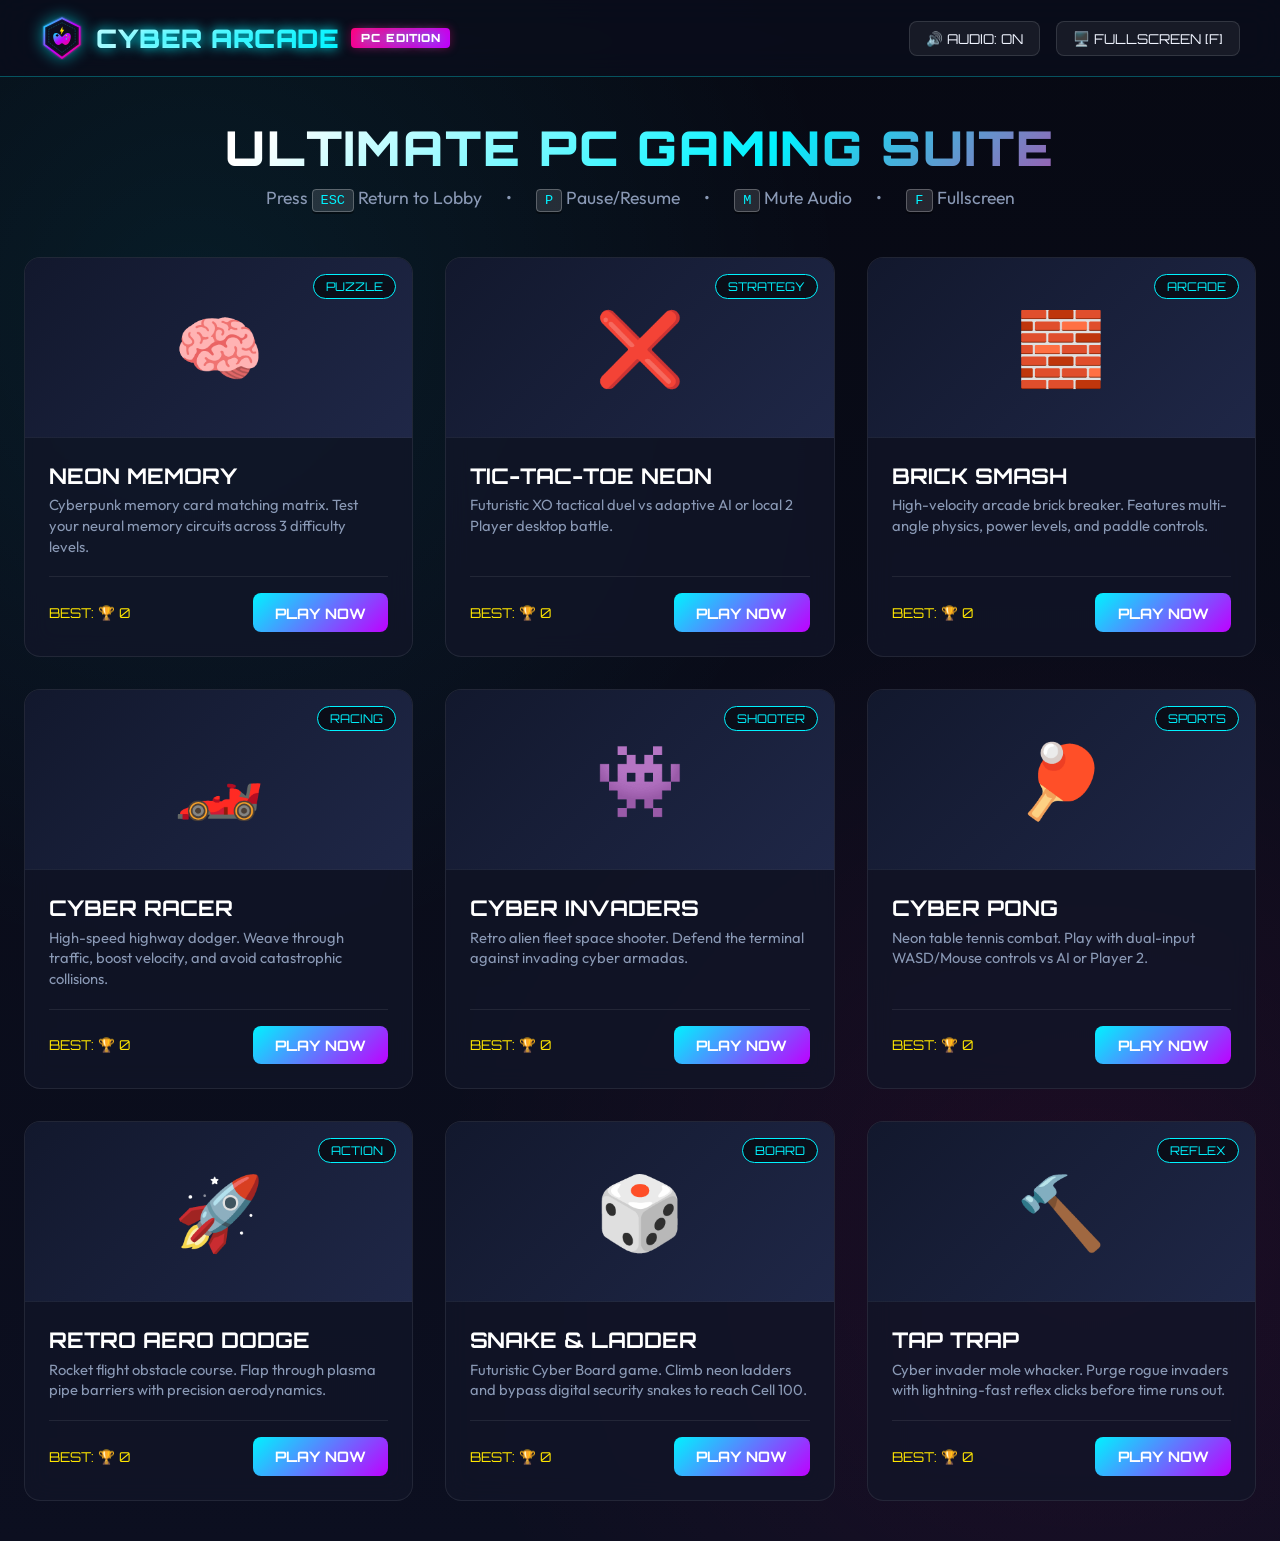
<file: index.html>
<!DOCTYPE html>
<html lang="en">
<head>
    <meta charset="UTF-8">
    <meta name="viewport" content="width=device-width, initial-scale=1.0">
    <title>CYBER ARCADE PC - 9 Retro Games in One Portal</title>
    <meta name="description" content="Ultimate PC Desktop Gaming Arcade Portal featuring 9 retro and cyberpunk mini games with keyboard & mouse controls, audio synthesis, and high scores.">
    <link rel="stylesheet" href="style.css">
    <link rel="icon" href="logo.png">
</head>
<body>
    <!-- Arcade Header -->
    <header class="arcade-header">
        <div class="brand-logo">
            <svg class="header-logo-icon" viewBox="0 0 100 100" xmlns="http://www.w3.org/2000/svg">
                <defs>
                    <linearGradient id="logo-grad" x1="0%" y1="0%" x2="100%" y2="100%">
                        <stop offset="0%" stop-color="#00f3ff" />
                        <stop offset="50%" stop-color="#bf00ff" />
                        <stop offset="100%" stop-color="#ff007f" />
                    </linearGradient>
                    <filter id="logo-glow" x="-20%" y="-20%" width="140%" height="140%">
                        <feGaussianBlur stdDeviation="3" result="blur" />
                        <feComposite in="SourceGraphic" in2="blur" operator="over" />
                    </filter>
                </defs>
                <!-- Shield Contour -->
                <polygon points="50,5 90,25 90,65 50,95 10,65 10,25" fill="rgba(10, 13, 28, 0.9)" stroke="url(#logo-grad)" stroke-width="4" filter="url(#logo-glow)" />
                <!-- Inner Hex Pattern / Accent -->
                <polygon points="50,15 80,30 80,60 50,83 20,60 20,30" fill="none" stroke="rgba(0, 243, 255, 0.3)" stroke-width="1.5" stroke-dasharray="4 2" />
                <!-- Cyber Gamepad Icon -->
                <path d="M30 46 C30 38, 38 36, 44 42 L50 48 L56 42 C62 36, 70 38, 70 46 C70 56, 64 66, 58 66 C55 66, 53 62, 50 62 C47 62, 45 66, 42 66 C36 66, 30 56, 30 46 Z" fill="url(#logo-grad)" />
                <!-- D-Pad -->
                <path d="M37 44 H41 M39 42 V46" stroke="#070913" stroke-width="2.5" stroke-linecap="round" />
                <!-- Buttons -->
                <circle cx="60" cy="44" r="1.5" fill="#ffe600" />
                <circle cx="64" cy="48" r="1.5" fill="#39ff14" />
                <circle cx="56" cy="48" r="1.5" fill="#ff007f" />
                <circle cx="60" cy="52" r="1.5" fill="#00f3ff" />
                <!-- Lightning Center Bolt -->
                <polygon points="51,24 45,35 49,35 47,43 55,31 51,31" fill="#ffe600" />
            </svg>
            <span class="brand-name">CYBER ARCADE</span>
            <span class="brand-badge">PC EDITION</span>
        </div>
        <div class="header-controls">
            <button class="icon-btn" id="btn-toggle-audio">🔊 AUDIO: ON</button>
            <button class="icon-btn" id="btn-toggle-fs">🖥️ FULLSCREEN [F]</button>
        </div>
    </header>

    <!-- Lobby Content -->
    <main class="lobby-container">
        <section class="hero-section">
            <h1 class="hero-title">ULTIMATE PC GAMING SUITE</h1>
            <p class="hero-subtitle">
                <span>Press <kbd>ESC</kbd> Return to Lobby</span>
                <span>•</span>
                <span><kbd>P</kbd> Pause/Resume</span>
                <span>•</span>
                <span><kbd>M</kbd> Mute Audio</span>
                <span>•</span>
                <span><kbd>F</kbd> Fullscreen</span>
            </p>
        </section>

        <!-- Game Selector Grid -->
        <section class="game-grid" id="arcade-game-grid"></section>
    </main>

    <!-- Active Game Viewport Overlay -->
    <div class="game-viewport-overlay hidden" id="game-viewport-overlay">
        <div class="game-top-bar">
            <h2 class="active-game-title" id="active-game-title">GAME TITLE</h2>
            <div class="header-controls">
                <button class="icon-btn" id="btn-exit-game">🔙 BACK TO LOBBY [ESC]</button>
            </div>
        </div>
        <div class="game-stage" id="game-stage"></div>
    </div>

    <!-- Desktop / PC Only Enforcement Overlay -->
    <div class="desktop-gatekeeper-overlay hidden" id="desktop-only-gatekeeper">
        <div class="desktop-gatekeeper-card">
            <div class="gatekeeper-icon-wrap">
                <span class="gatekeeper-icon">🖥️</span>
                <span class="gatekeeper-badge">DESKTOP EXCLUSIVE</span>
            </div>
            <h2 class="gatekeeper-title">PC & DESKTOP REQUIRED</h2>
            <p class="gatekeeper-alert">TERMINAL ACCESS RESTRICTED</p>
            <p class="gatekeeper-desc">
                This arcade suite is engineered specifically for <strong>PC, Desktop, and Laptop</strong> computers. 
                Full keyboard controls (<kbd>WASD</kbd>, <kbd>Arrows</kbd>, <kbd>Space</kbd>, <kbd>P</kbd>, <kbd>ESC</kbd>) and mouse precision are required to operate these game engines.
            </p>
            <div class="gatekeeper-specs">
                <div class="spec-item"><span>⌨️</span> <strong>Physical Keyboard</strong></div>
                <div class="spec-item"><span>🖱️</span> <strong>Mouse / Trackpad</strong></div>
                <div class="spec-item"><span>📏</span> <strong>Min Screen: 960px Width</strong></div>
            </div>
            <div class="gatekeeper-resolution" id="gatekeeper-res">DETECTING RESOLUTION...</div>
            <button class="gatekeeper-bypass-btn" id="btn-bypass-gatekeeper">I AM ON PC / LAPTOP (FORCE ENTER)</button>
        </div>
    </div>

    <!-- Scripts -->
    <script src="js/audio.js"></script>
    <script src="js/games/neon-memory.js"></script>
    <script src="js/games/tictactoe.js"></script>
    <script src="js/games/brick-smash.js"></script>
    <script src="js/games/cyber-racer.js"></script>
    <script src="js/games/cyber-invaders.js"></script>
    <script src="js/games/cyber-pong.js"></script>
    <script src="js/games/retro-aero.js"></script>
    <script src="js/games/snake-ladder.js"></script>
    <script src="js/games/tap-trap.js"></script>
    <script src="script.js"></script>
</body>
</html>
</file>
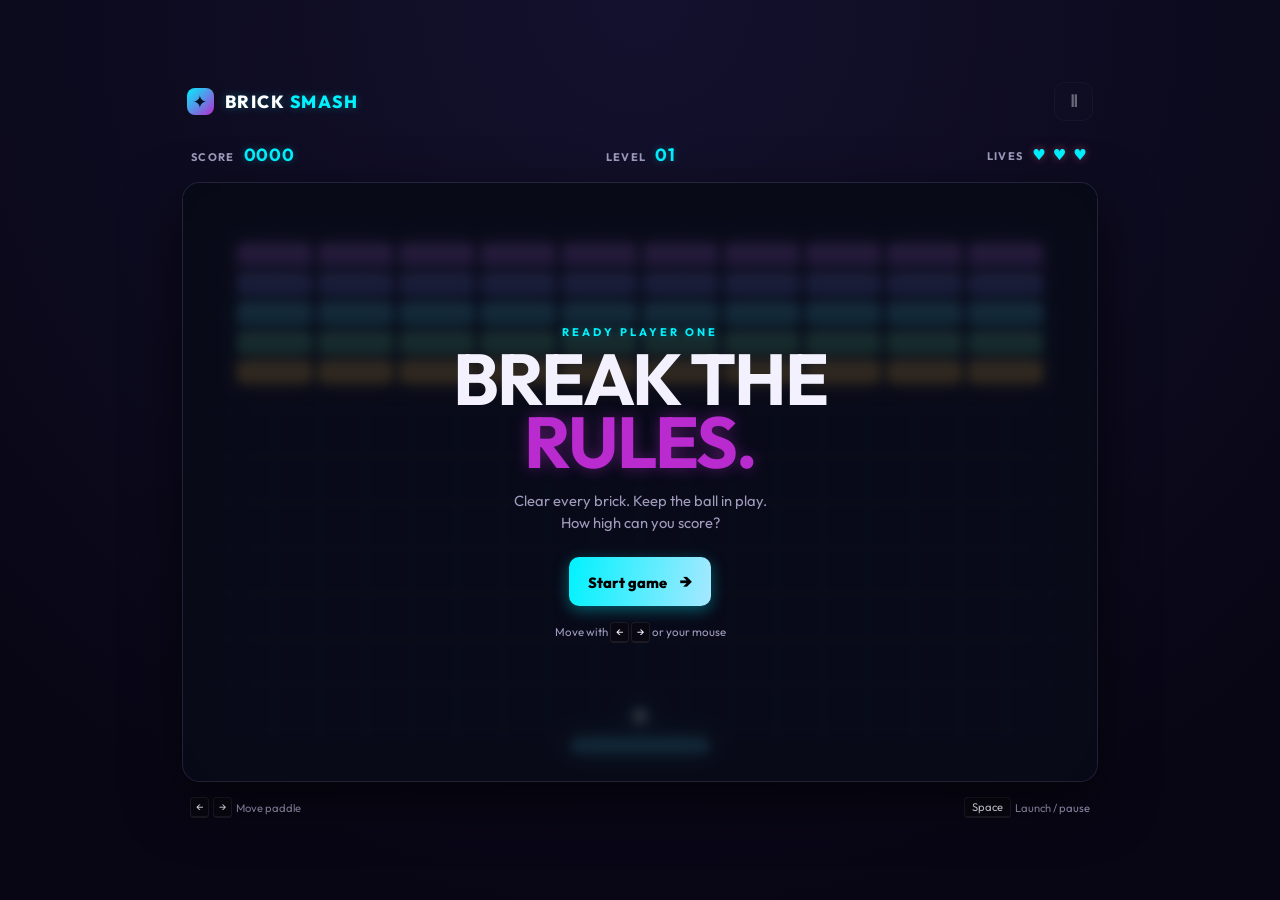
<file: brick smash/index.html>
<!doctype html>
<html lang="en">
<head>
  <meta charset="UTF-8" />
  <meta name="viewport" content="width=device-width, initial-scale=1.0" />
  <title>Brick Smash</title>
  <link rel="preconnect" href="https://fonts.googleapis.com" />
  <link rel="preconnect" href="https://fonts.gstatic.com" crossorigin />
  <link href="https://fonts.googleapis.com/css2?family=Outfit:wght@400;500;600;700;800&display=swap" rel="stylesheet" />
  <link rel="stylesheet" href="style.css" />
</head>
<body>
  <main class="game-shell">
    <header class="topbar">
      <a class="brand" href="./" aria-label="Brick Smash home"><span class="brand-mark">✦</span> BRICK <em>SMASH</em></a>
      <button id="pauseButton" class="icon-button" aria-label="Pause game" disabled>Ⅱ</button>
    </header>

    <section class="stats" aria-label="Game statistics">
      <div><span>SCORE</span><strong id="score">0000</strong></div>
      <div><span>LEVEL</span><strong id="level">01</strong></div>
      <div><span>LIVES</span><strong id="lives" class="hearts">♥ ♥ ♥</strong></div>
    </section>

    <section class="board-wrap" aria-label="Brick Breaker game board">
      <canvas id="gameCanvas" width="900" height="590"></canvas>
      <div id="overlay" class="overlay">
        <p class="eyebrow">READY PLAYER ONE</p>
        <h1>BREAK THE<br><span>RULES.</span></h1>
        <p class="overlay-copy">Clear every brick. Keep the ball in play.<br>How high can you score?</p>
        <button id="startButton" class="primary-button">Start game <span>→</span></button>
        <p class="hint">Move with <kbd>←</kbd> <kbd>→</kbd> or your mouse</p>
      </div>
    </section>

    <footer class="controls">
      <p><span class="key">←</span><span class="key">→</span> Move paddle</p>
      <p><span class="key wide">Space</span> Launch / pause</p>
    </footer>
  </main>
  <script src="script.js"></script>
</body>
</html>
</file>
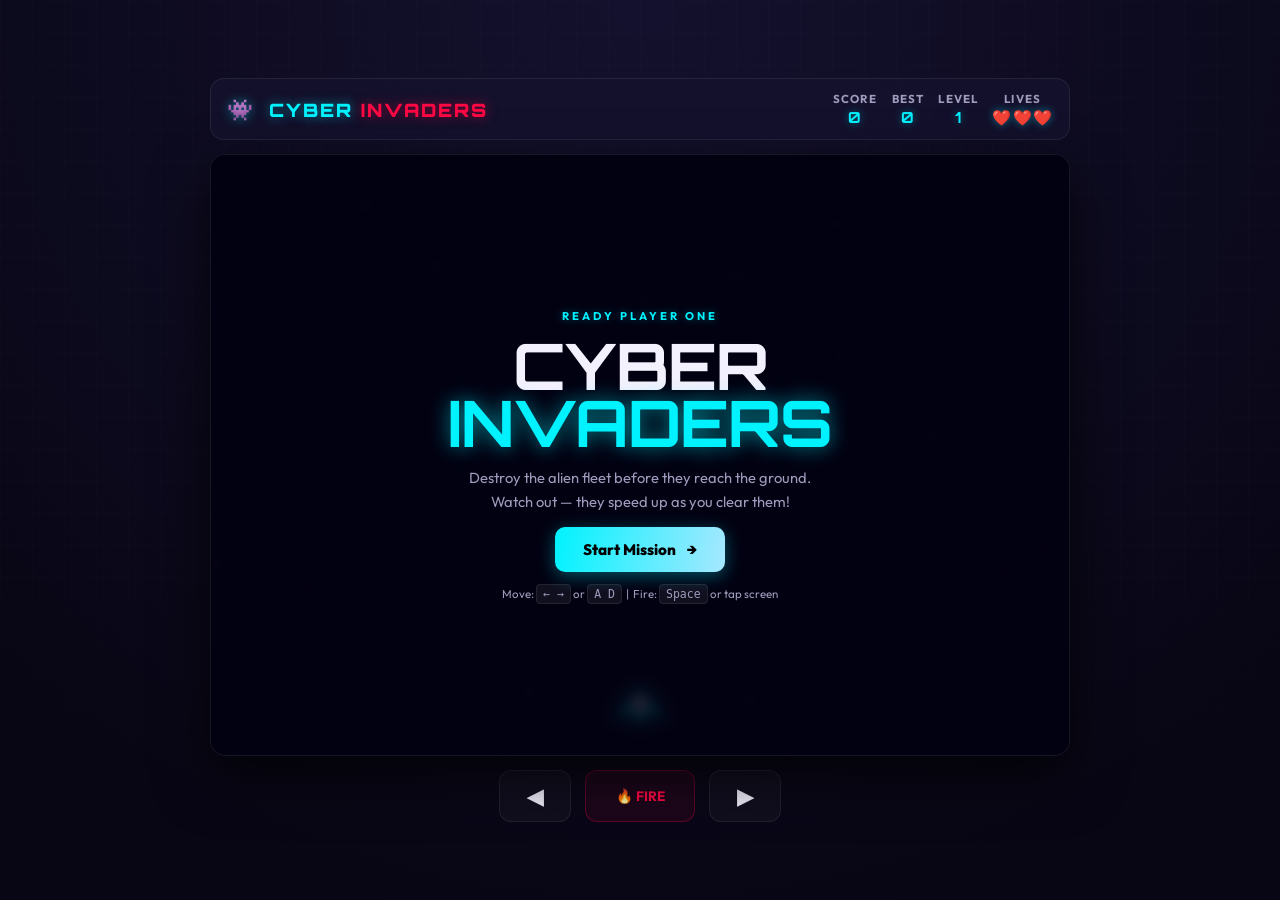
<file: cyber invaders/index.html>
<!DOCTYPE html>
<html lang="en">
<head>
  <meta charset="UTF-8">
  <meta name="viewport" content="width=device-width, initial-scale=1.0">
  <title>Cyber Invaders</title>
  <link rel="preconnect" href="https://fonts.googleapis.com">
  <link rel="preconnect" href="https://fonts.gstatic.com" crossorigin>
  <link href="https://fonts.googleapis.com/css2?family=Orbitron:wght@700;900&family=Outfit:wght@400;600;800&display=swap" rel="stylesheet">
  <link rel="stylesheet" href="style.css">
</head>
<body>
  <main class="game-shell">
    <header class="topbar">
      <div class="brand"><span class="brand-mark">👾</span> CYBER <em>INVADERS</em></div>
      <div class="hud">
        <span class="hud-item">SCORE <strong id="score">0</strong></span>
        <span class="hud-item">BEST <strong id="best">0</strong></span>
        <span class="hud-item">LEVEL <strong id="level">1</strong></span>
        <span class="hud-item">LIVES <strong id="lives">❤️❤️❤️</strong></span>
      </div>
    </header>
    <section class="board-wrap">
      <canvas id="gameCanvas" width="800" height="560"></canvas>
      <div id="overlay" class="overlay">
        <p class="eyebrow">READY PLAYER ONE</p>
        <h1>CYBER<br><span>INVADERS</span></h1>
        <p class="overlay-copy">Destroy the alien fleet before they reach the ground.<br>Watch out — they speed up as you clear them!</p>
        <button id="startButton" class="primary-button">Start Mission <span>→</span></button>
        <p class="hint">Move: <kbd>← →</kbd> or <kbd>A D</kbd> &nbsp;|&nbsp; Fire: <kbd>Space</kbd> or tap screen</p>
      </div>
    </section>
    <footer class="controls-bar">
      <div class="mobile-controls">
        <button class="ctrl-btn" id="leftBtn">◀</button>
        <button class="ctrl-btn fire-btn" id="fireBtn">🔥 FIRE</button>
        <button class="ctrl-btn" id="rightBtn">▶</button>
      </div>
    </footer>
  </main>
  <script src="script.js"></script>
</body>
</html>
</file>
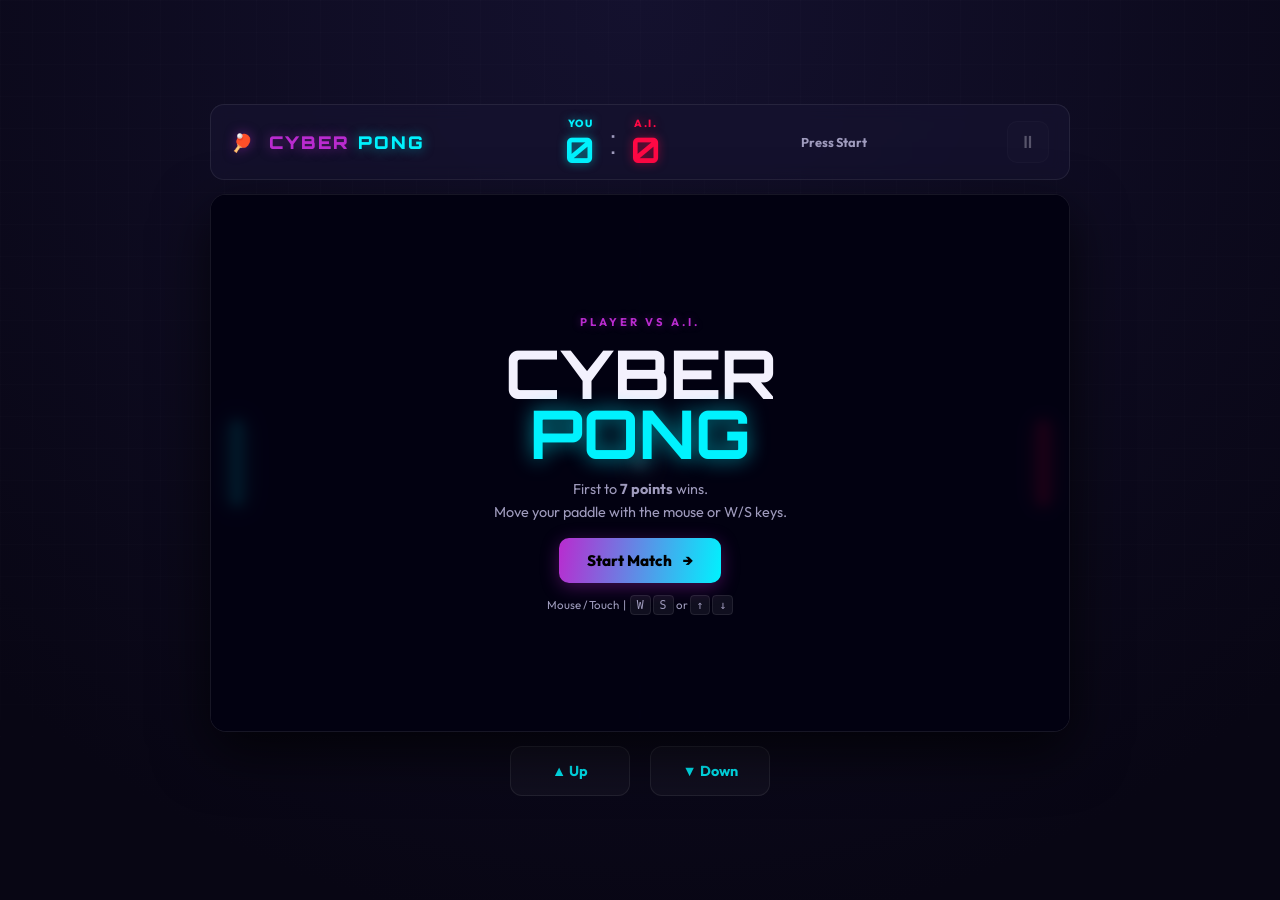
<file: cyber pong/index.html>
<!DOCTYPE html>
<html lang="en">
<head>
  <meta charset="UTF-8">
  <meta name="viewport" content="width=device-width, initial-scale=1.0">
  <title>Cyber Pong</title>
  <link rel="preconnect" href="https://fonts.googleapis.com">
  <link rel="preconnect" href="https://fonts.gstatic.com" crossorigin>
  <link href="https://fonts.googleapis.com/css2?family=Orbitron:wght@700;900&family=Outfit:wght@400;600;800&display=swap" rel="stylesheet">
  <link rel="stylesheet" href="style.css">
</head>
<body>
  <main class="game-shell">
    <header class="topbar">
      <div class="brand"><span class="brand-mark">🏓</span> CYBER <em>PONG</em></div>
      <div class="score-display">
        <span class="score-block player-score"><span>YOU</span><strong id="scoreLeft">0</strong></span>
        <span class="score-sep">:</span>
        <span class="score-block ai-score"><span>A.I.</span><strong id="scoreRight">0</strong></span>
      </div>
      <div class="info-block"><span id="statusMsg">Press Start</span></div>
      <button id="pauseButton" class="pause-button" aria-label="Pause game" disabled>⏸</button>
    </header>
    <section class="board-wrap">
      <canvas id="gameCanvas" width="800" height="500"></canvas>
      <div id="overlay" class="overlay">
        <p class="eyebrow">PLAYER VS A.I.</p>
        <h1>CYBER<br><span>PONG</span></h1>
        <p class="overlay-copy">First to <strong>7 points</strong> wins.<br>Move your paddle with the mouse or W/S keys.</p>
        <button id="startButton" class="primary-button">Start Match <span>→</span></button>
        <p class="hint">Mouse / Touch &nbsp;|&nbsp; <kbd>W</kbd> <kbd>S</kbd> or <kbd>↑</kbd> <kbd>↓</kbd></p>
      </div>
      <div id="pauseOverlay" class="overlay pause-overlay hidden">
        <p class="eyebrow">PAUSED</p>
        <h1>GAME<br><span>PAUSED</span></h1>
        <button id="resumeButton" class="primary-button">Resume <span>→</span></button>
      </div>
    </section>
    <footer class="controls-bar">
      <div class="mobile-controls">
        <button class="ctrl-btn" id="upBtn">▲ Up</button>
        <button class="ctrl-btn" id="downBtn">▼ Down</button>
      </div>
    </footer>
  </main>
  <script src="script.js"></script>
</body>
</html>
</file>
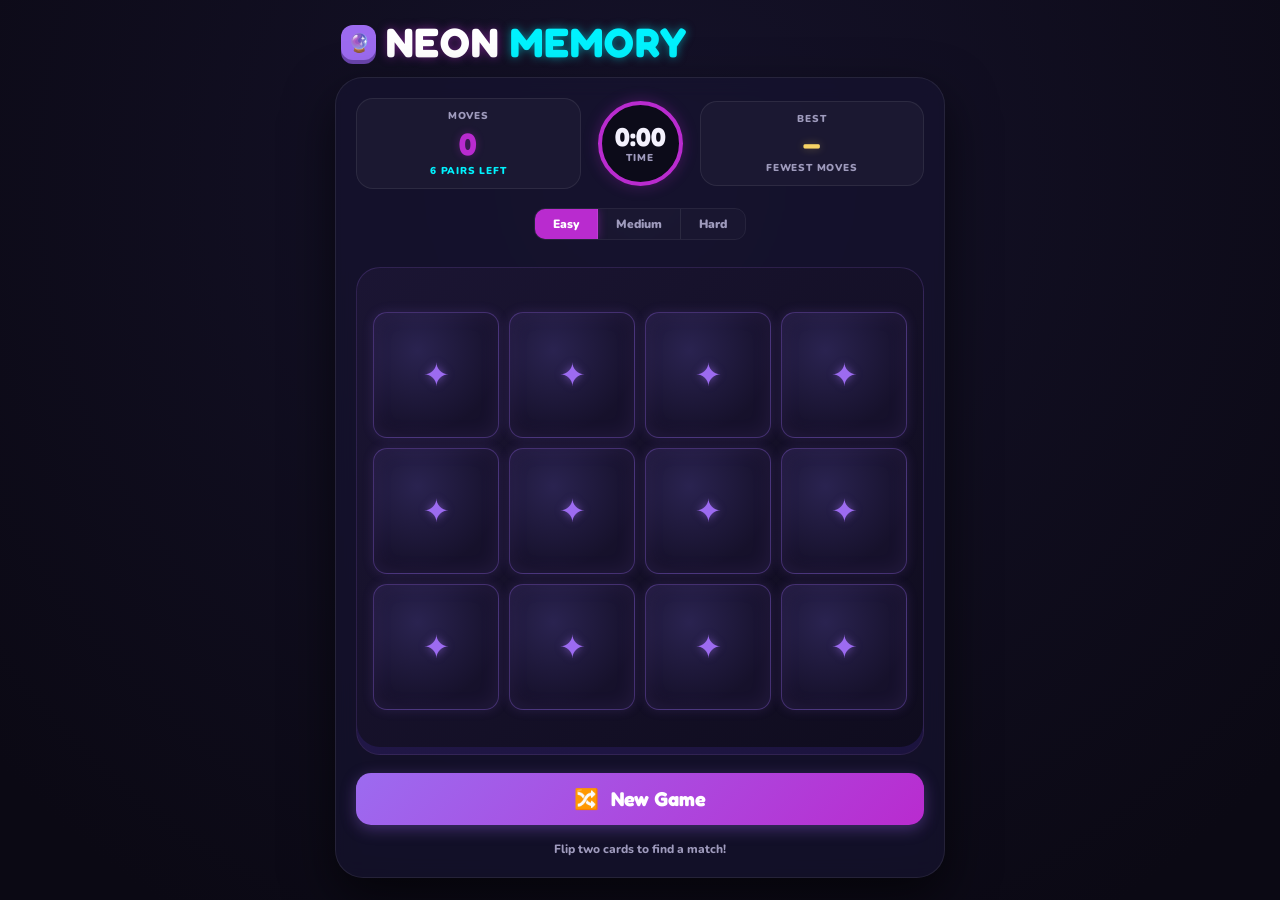
<file: Neon Memory/index.html>
<!doctype html>
<html lang="en">
<head>
  <meta charset="UTF-8" />
  <meta name="viewport" content="width=device-width, initial-scale=1.0" />
  <meta name="theme-color" content="#15132b" />
  <title>Neon Memory — Match Game</title>
  <link rel="preconnect" href="https://fonts.googleapis.com" />
  <link rel="preconnect" href="https://fonts.gstatic.com" crossorigin />
  <link href="https://fonts.googleapis.com/css2?family=Fredoka:wght@500;600;700&family=Nunito:wght@700;800;900&display=swap" rel="stylesheet" />
  <link rel="stylesheet" href="style.css" />
</head>
<body>
  <main class="game-shell">
    <header>
      <div class="brand"><span class="brand-badge">🔮</span><h1>NEON <em>MEMORY</em></h1></div>
    </header>

    <section class="game-panel" aria-label="Memory match game">
      <div class="top-row">
        <div class="stat-card moves-card"><span>Moves</span><strong id="moves">0</strong><small id="pairsLeft">6 PAIRS LEFT</small></div>
        <div class="timer-wrap"><div class="timer-ring"><strong id="timer">0:00</strong><span>TIME</span></div></div>
        <div class="stat-card best-card"><span>Best</span><strong id="bestMoves">—</strong><small>FEWEST MOVES</small></div>
      </div>

      <div class="settings">
        <div class="difficulty" role="group" aria-label="Difficulty">
          <button class="level active" data-level="easy">Easy</button>
          <button class="level" data-level="medium">Medium</button>
          <button class="level" data-level="hard">Hard</button>
        </div>
      </div>

      <div class="board" id="board" aria-label="Card grid"></div>

      <button class="start-button" id="startButton"><span>🔀</span> New Game</button>
      <p class="hint">Flip two cards to find a match!</p>
    </section>
  </main>

  <div class="modal" id="gameOver" aria-hidden="true">
    <div class="modal-card">
      <div class="trophy">🏆</div>
      <p>SOLVED!</p>
      <h2 id="finalMoves">0</h2>
      <span>moves · <strong id="finalTime">0:00</strong></span>
      <div id="newBest" class="new-best">NEW BEST!</div>
      <button id="playAgain">Play Again <span>↻</span></button>
    </div>
  </div>
  <script src="script.js"></script>
</body>
</html>
</file>
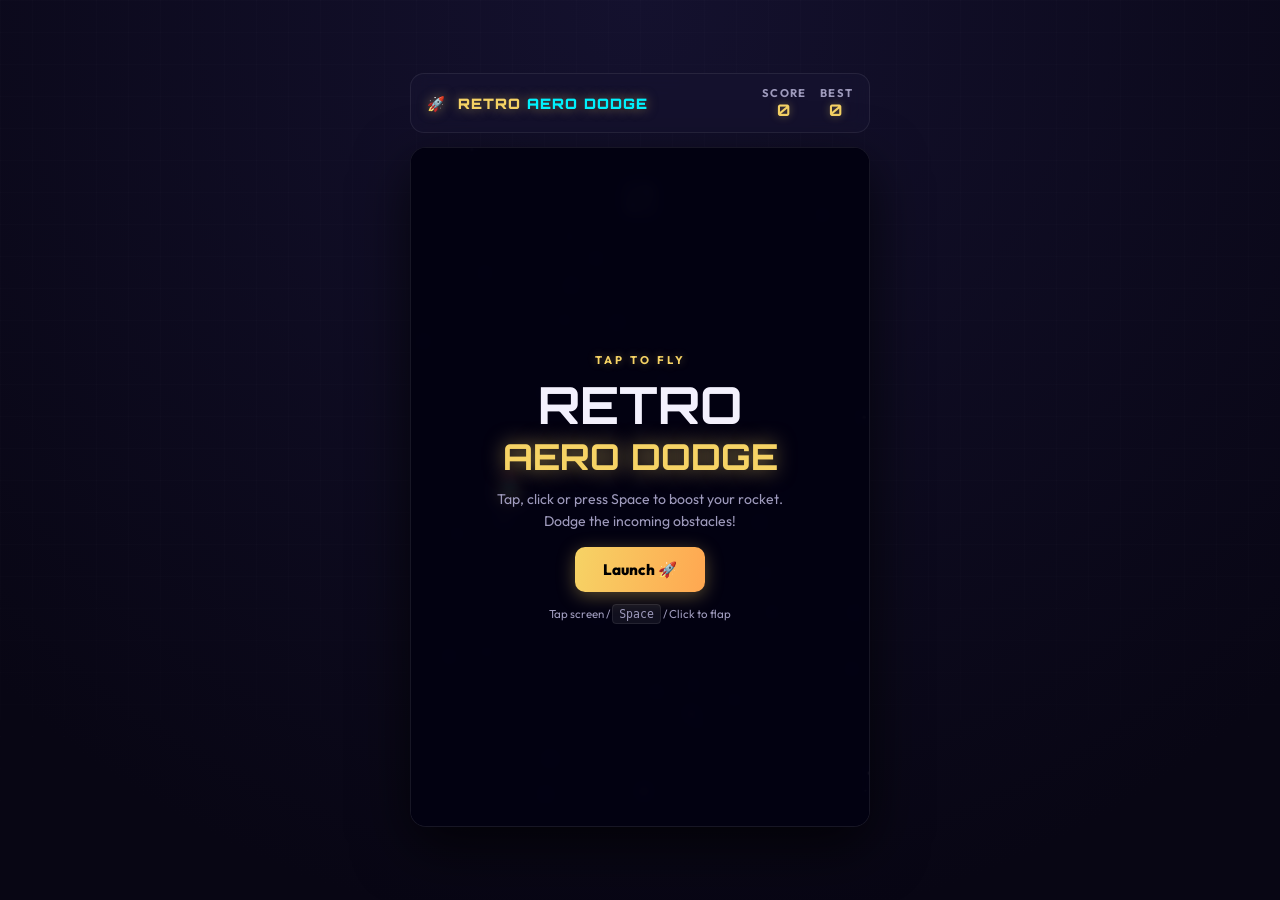
<file: retro aero dodge/index.html>
<!DOCTYPE html>
<html lang="en">
<head>
  <meta charset="UTF-8">
  <meta name="viewport" content="width=device-width, initial-scale=1.0">
  <title>Retro Aero Dodge</title>
  <link rel="preconnect" href="https://fonts.googleapis.com">
  <link rel="preconnect" href="https://fonts.gstatic.com" crossorigin>
  <link href="https://fonts.googleapis.com/css2?family=Orbitron:wght@700;900&family=Outfit:wght@400;600;800&display=swap" rel="stylesheet">
  <link rel="stylesheet" href="style.css">
</head>
<body>
  <main class="game-shell">
    <header class="topbar">
      <div class="brand"><span class="brand-mark">🚀</span> RETRO <em>AERO DODGE</em></div>
      <div class="hud">
        <span class="hud-item">SCORE <strong id="score">0</strong></span>
        <span class="hud-item">BEST <strong id="best">0</strong></span>
      </div>
    </header>
    <section class="board-wrap">
      <canvas id="gameCanvas" width="420" height="620"></canvas>
      <div id="overlay" class="overlay">
        <p class="eyebrow">TAP TO FLY</p>
        <h1>RETRO<br><span>AERO DODGE</span></h1>
        <p class="overlay-copy">Tap, click or press Space to boost your rocket.<br>Dodge the incoming obstacles!</p>
        <button id="startButton" class="primary-button">Launch 🚀</button>
        <p class="hint">Tap screen / <kbd>Space</kbd> / Click to flap</p>
      </div>
    </section>
  </main>
  <script src="script.js"></script>
</body>
</html>
</file>
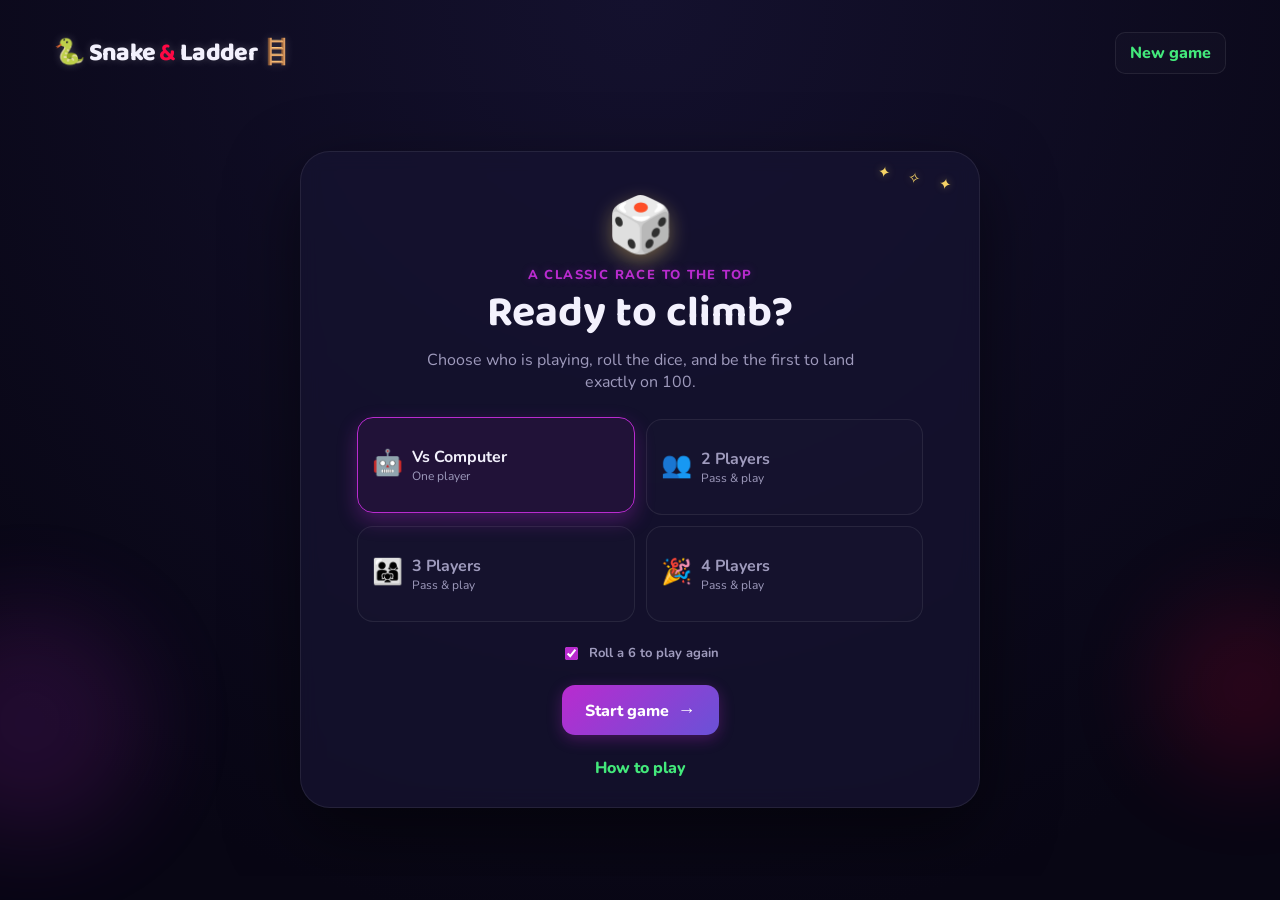
<file: snake and ladder game/index.html>
<!doctype html>
<html lang="en">
  <head>
    <meta charset="UTF-8" />
    <meta name="viewport" content="width=device-width, initial-scale=1.0" />
    <title>Snake & Ladder</title>
    <link rel="preconnect" href="https://fonts.googleapis.com" />
    <link rel="preconnect" href="https://fonts.gstatic.com" crossorigin />
    <link href="https://fonts.googleapis.com/css2?family=Baloo+2:wght@500;600;700;800&family=Nunito:wght@600;700;800&display=swap" rel="stylesheet" />
    <link rel="stylesheet" href="style.css" />
    <link rel="stylesheet" href="modern.css" />
  </head>
  <body>
    <main class="app-shell">
      <header class="topbar">
        <a class="brand" href="#" aria-label="Start a new game"><span>🐍</span> Snake <b>&</b> Ladder <span>🪜</span></a>
        <button id="new-game" class="text-button">New game</button>
      </header>

      <section id="setup-screen" aria-labelledby="setup-title">
        <div class="setup-card">
          <div class="hero-icon">🎲</div>
          <p class="eyebrow">A classic race to the top</p>
          <h1 id="setup-title">Ready to climb?</h1>
          <p class="intro">Choose who is playing, roll the dice, and be the first to land exactly on 100.</p>
          <div class="mode-picker" role="group" aria-label="Game mode">
            <button class="mode-choice active" data-mode="single"><span>🤖</span><strong>Vs Computer</strong><small>One player</small></button>
            <button class="mode-choice" data-mode="2"><span>👥</span><strong>2 Players</strong><small>Pass & play</small></button>
            <button class="mode-choice" data-mode="3"><span>👨‍👩‍👧</span><strong>3 Players</strong><small>Pass & play</small></button>
            <button class="mode-choice" data-mode="4"><span>🎉</span><strong>4 Players</strong><small>Pass & play</small></button>
          </div>
          <label class="extra-turn"><input id="extra-turn" type="checkbox" checked /> Roll a 6 to play again</label>
          <button id="start-game" class="primary-button">Start game <span>→</span></button>
          <button id="rules-button" class="rules-link">How to play</button>
        </div>
      </section>

      <section id="game-screen" class="game hidden" aria-live="polite">
        <div class="game-inner">
          <div class="game-heading">
            <div><p class="eyebrow">Race to square 100</p><h1 id="turn-title">Player 1's turn</h1></div>
            <div id="status-pill" class="status-pill">Roll the dice!</div>
          </div>
          <div class="game-layout">
            <section class="board-wrap" aria-label="Snake and ladder board">
              <div id="board" class="board"></div>
              <svg id="paths" class="paths" viewBox="0 0 100 100" aria-hidden="true"></svg>
            </section>
            <aside class="sidebar">
              <div id="players" class="players"></div>
              <div class="dice-panel">
                <div id="dice" class="dice" aria-label="Dice">?</div>
                <p id="dice-caption">Your lucky roll is waiting.</p>
                <button id="roll-button" class="primary-button roll-button">Roll dice <span>🎲</span></button>
              </div>
              <button id="restart-game" class="secondary-button">↻ Restart this game</button>
              <div class="legend"><span>🪜 Climb ladders</span><span>🐍 Watch for snakes</span></div>
            </aside>
          </div>
        </div>
      </section>
    </main>

    <dialog id="rules-dialog" class="modal">
      <button class="close-modal" data-close="rules-dialog" aria-label="Close">×</button>
      <div class="modal-icon">📖</div><h2>How to play</h2>
      <ol><li>Take turns rolling the dice.</li><li>Move forward by the number rolled.</li><li>Land at a ladder's foot to climb up.</li><li>Land on a snake's head and slide down.</li><li>You need an exact roll to reach 100.</li></ol>
      <button class="primary-button" data-close="rules-dialog">Got it!</button>
    </dialog>
    <dialog id="winner-dialog" class="modal winner-modal">
      <div class="modal-icon">🏆</div><p class="eyebrow">We have a winner!</p><h2 id="winner-name">Player 1 wins!</h2><p id="winner-message">What an incredible climb.</p>
      <button id="play-again" class="primary-button">Play again</button><button id="back-to-menu" class="rules-link">Change game mode</button>
    </dialog>
    <script src="script.js"></script>
  </body>
</html>
</file>
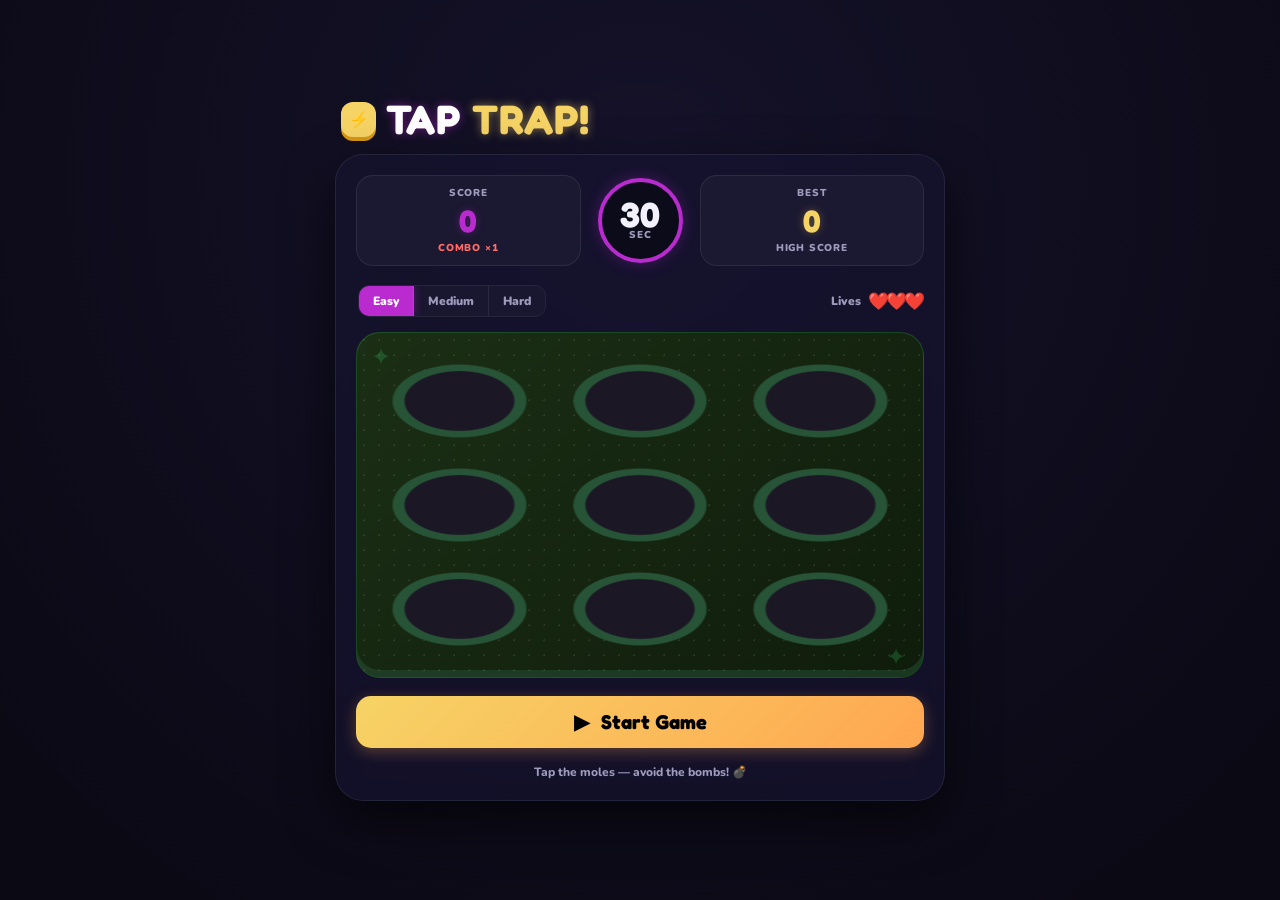
<file: tap trap/index.html>
<!doctype html>
<html lang="en">
<head>
  <meta charset="UTF-8" />
  <meta name="viewport" content="width=device-width, initial-scale=1.0" />
  <meta name="theme-color" content="#15132b" />
  <title>Tap Trap! — Whack-a-Mole</title>
  <link rel="preconnect" href="https://fonts.googleapis.com" />
  <link rel="preconnect" href="https://fonts.gstatic.com" crossorigin />
  <link href="https://fonts.googleapis.com/css2?family=Fredoka:wght@500;600;700&family=Nunito:wght@700;800;900&display=swap" rel="stylesheet" />
  <link rel="stylesheet" href="style.css" />
</head>
<body>
  <main class="game-shell">
    <header>
      <div class="brand"><span class="brand-badge">⚡</span><h1>TAP <em>TRAP!</em></h1></div>
    </header>

    <section class="game-panel" aria-label="Whack a mole game">
      <div class="top-row">
        <div class="stat-card score-card"><span>Score</span><strong id="score">0</strong><small id="combo">COMBO ×1</small></div>
        <div class="timer-wrap"><div class="timer-ring"><strong id="timer">30</strong><span>SEC</span></div></div>
        <div class="stat-card high-card"><span>Best</span><strong id="highScore">0</strong><small>HIGH SCORE</small></div>
      </div>

      <div class="settings">
        <div class="difficulty" role="group" aria-label="Difficulty">
          <button class="level active" data-level="easy">Easy</button>
          <button class="level" data-level="medium">Medium</button>
          <button class="level" data-level="hard">Hard</button>
        </div>
        <div class="lives" aria-label="Lives"><span>Lives</span><div id="hearts">❤️❤️❤️</div></div>
      </div>

      <div class="yard" id="yard" aria-label="Mole holes">
        <div class="grass grass-a">✦</div><div class="grass grass-b">✦</div>
        <button class="hole" aria-label="Hole 1"></button><button class="hole" aria-label="Hole 2"></button><button class="hole" aria-label="Hole 3"></button>
        <button class="hole" aria-label="Hole 4"></button><button class="hole" aria-label="Hole 5"></button><button class="hole" aria-label="Hole 6"></button>
        <button class="hole" aria-label="Hole 7"></button><button class="hole" aria-label="Hole 8"></button><button class="hole" aria-label="Hole 9"></button>
      </div>

      <button class="start-button" id="startButton"><span>▶</span> Start Game</button>
      <p class="hint">Tap the moles — avoid the bombs! 💣</p>
    </section>
  </main>

  <div class="modal" id="gameOver" aria-hidden="true">
    <div class="modal-card"><div class="trophy">🏆</div><p>TIME'S UP!</p><h2 id="finalScore">0</h2><span>points scored</span><div id="newBest" class="new-best">NEW HIGH SCORE!</div><button id="playAgain">Play Again <span>↻</span></button></div>
  </div>
  <script src="script.js"></script>
</body>
</html>
</file>
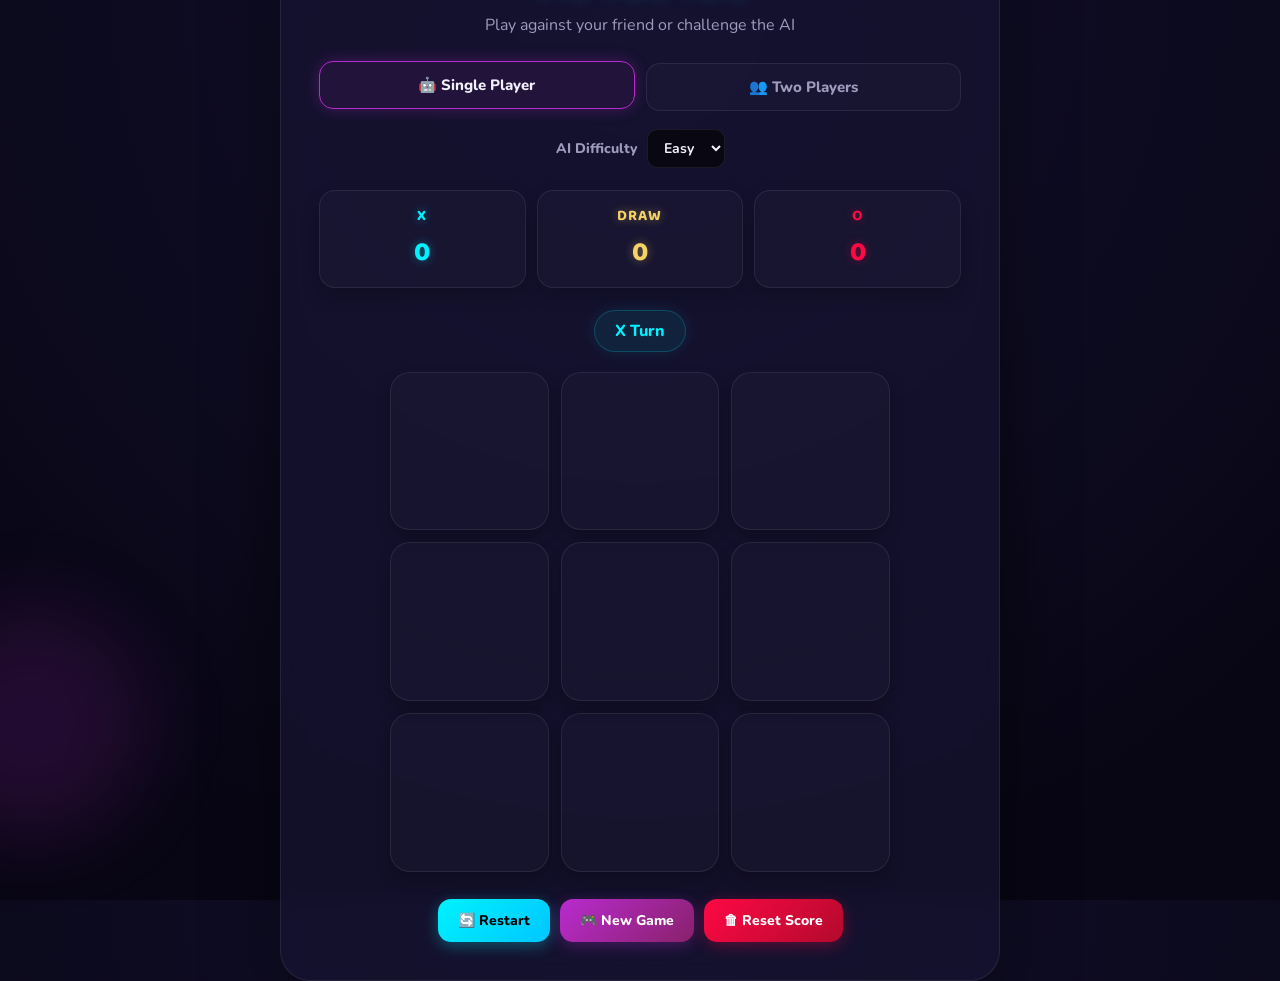
<file: Tic-Tac-Toe game/index.html>
<!DOCTYPE html>
<html lang="en">
<head>
    <meta charset="UTF-8">
    <meta name="viewport" content="width=device-width, initial-scale=1.0">
    <title>Tic Tac Toe Pro</title>

    <link rel="preconnect" href="https://fonts.googleapis.com">
    <link rel="preconnect" href="https://fonts.gstatic.com" crossorigin>

    <link href="https://fonts.googleapis.com/css2?family=Baloo+2:wght@500;600;700;800&family=Nunito:wght@600;700;800&display=swap" rel="stylesheet">
    <link rel="stylesheet" href="style.css">
</head>

<body>

<div class="background"></div>

<div class="container">

    <header>

        <h1>Tic Tac Toe</h1>

        <p class="subtitle">
            Play against your friend or challenge the AI
        </p>

    </header>

    <!-- MODE -->

    <section class="mode-panel">

        <button id="singleBtn" class="mode-btn active">
            🤖 Single Player
        </button>

        <button id="multiBtn" class="mode-btn">
            👥 Two Players
        </button>

    </section>

    <!-- AI Difficulty -->

    <section id="difficultyBox">

        <label>

            AI Difficulty

            <select id="difficulty">

                <option value="easy">

                    Easy

                </option>

                <option value="hard">

                    Hard

                </option>

            </select>

        </label>

    </section>

    <!-- SCORE -->

    <section class="scoreboard">

        <div class="score-card">

            <h2>X</h2>

            <span id="scoreX">0</span>

        </div>

        <div class="score-card">

            <h2>Draw</h2>

            <span id="scoreDraw">0</span>

        </div>

        <div class="score-card">

            <h2>O</h2>

            <span id="scoreO">0</span>

        </div>

    </section>

    <!-- STATUS -->

    <div id="status">

        X Turn

    </div>

    <!-- BOARD -->

    <section class="board" id="board">

        <div class="cell" data-index="0"></div>
        <div class="cell" data-index="1"></div>
        <div class="cell" data-index="2"></div>

        <div class="cell" data-index="3"></div>
        <div class="cell" data-index="4"></div>
        <div class="cell" data-index="5"></div>

        <div class="cell" data-index="6"></div>
        <div class="cell" data-index="7"></div>
        <div class="cell" data-index="8"></div>

    </section>

    <!-- BUTTONS -->

    <section class="controls">

        <button id="restartBtn">

            🔄 Restart

        </button>

        <button id="newGameBtn">

            🎮 New Game

        </button>

        <button id="resetScoreBtn">

            🗑 Reset Score

        </button>

    </section>

</div>

<!-- WIN POPUP -->

<div id="popup" class="popup hidden">

    <div class="popup-box">

        <h2 id="popupText">

            Winner

        </h2>

        <button id="closePopup">

            Continue

        </button>

    </div>

</div>

<!-- AUDIO -->

<!-- <audio id="clickSound" src="assets/click.mp3"></audio>
<audio id="winSound" src="assets/win.mp3"></audio>
<audio id="drawSound" src="assets/draw.mp3"></audio> -->

<script src="script.js"></script>

</body>
</html>
</file>
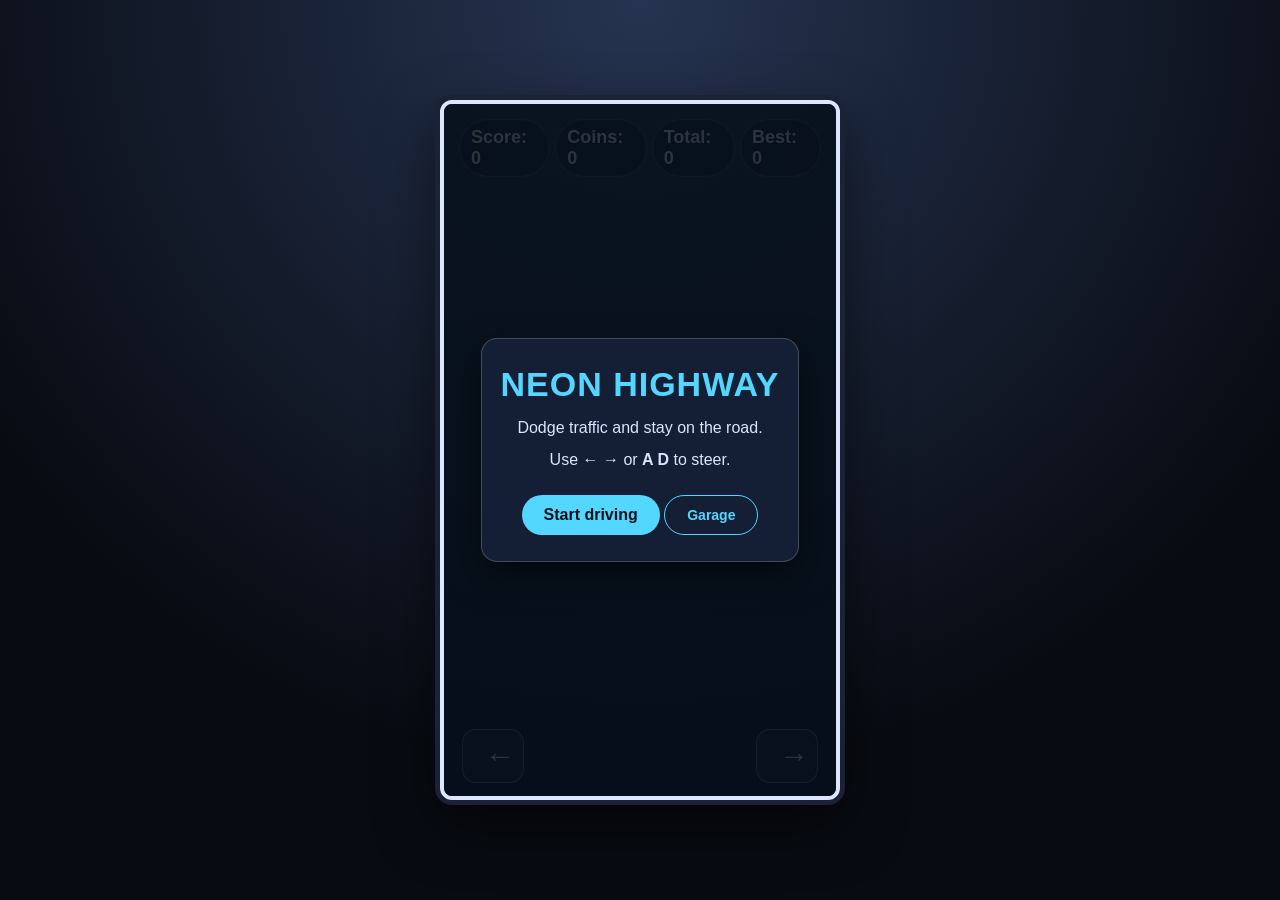
<file: car game/car_game.html>
<!doctype html>
<html lang="en">
<head>
  <meta charset="UTF-8">
  <meta name="viewport" content="width=device-width, initial-scale=1">
  <title>Neon Highway</title>
  <link rel="preconnect" href="https://fonts.googleapis.com">
  <link rel="preconnect" href="https://fonts.gstatic.com" crossorigin>
  <link href="https://fonts.googleapis.com/css2?family=Baloo+2:wght@500;600;700;800&family=Nunito:wght@600;700;800&display=swap" rel="stylesheet">
  <style>
    :root { color-scheme: dark; }
    * { box-sizing: border-box; }
    body { margin: 0; min-height: 100vh; display: grid; place-items: center; overflow: hidden; background: radial-gradient(circle at top, #263451, #080b12 70%); font-family: Arial, sans-serif; }
    .game-shell { position: relative; width: min(92vw, 400px); aspect-ratio: 4 / 7; border: 4px solid #dce7ff; border-radius: 12px; overflow: hidden; box-shadow: 0 0 0 5px #1a2234, 0 22px 60px #0009; }
    canvas { display: block; width: 100%; height: 100%; }
    .hud { position: absolute; inset: 0 0 auto; display: flex; justify-content: space-between; gap: 5px; padding: 15px; color: white; font-weight: 700; font-size: clamp(12px, 3.5vw, 18px); text-shadow: 0 2px 3px #000; pointer-events: none; }
    .hud span { background: #0b1220bb; border: 1px solid #ffffff33; border-radius: 999px; padding: 7px 11px; }
    .overlay { position: absolute; inset: 0; display: grid; place-items: center; padding: 28px; text-align: center; background: #07101bd9; color: white; }
    .overlay[hidden] { display: none; }
    .panel { padding: 26px 18px; border: 1px solid #ffffff33; border-radius: 16px; background: #17223ad9; box-shadow: 0 12px 35px #0008; }
    h1 { margin: 0 0 12px; font-size: 34px; letter-spacing: 1px; color: #54d7ff; }
    p { margin: 8px 0; color: #d9e5ff; line-height: 1.45; }
    button { margin-top: 16px; padding: 11px 22px; border: 0; border-radius: 999px; background: #54d7ff; color: #07101b; font-weight: 800; font-size: 16px; cursor: pointer; }
    button:hover { background: #a8ecff; }
    .controls { position: absolute; inset: auto 0 13px; display: flex; justify-content: space-between; padding: 0 18px; }
    .move-button { width: 62px; height: 54px; margin: 0; border: 1px solid #ffffff66; border-radius: 14px; background: #101b2dcc; color: white; font-size: 30px; line-height: 1; touch-action: manipulation; }
    .move-button:active { transform: scale(.94); background: #54d7ff; color: #07101b; }
    .garage-button { margin-top: 10px; background: transparent; color: #54d7ff; border: 1px solid #54d7ff; font-size: 14px; }
    .shop { position: absolute; inset: 0; z-index: 2; overflow: auto; padding: 28px 18px; background: #07101bf2; color: white; text-align: center; }
    .shop[hidden] { display: none; }
    .shop h2 { margin: 8px 0; color: #54d7ff; }
    .shop-coins { color: #ffd43b; font-weight: bold; }
    .car-options { display: grid; gap: 10px; margin: 20px 0; }
    .car-option { display: flex; align-items: center; justify-content: space-between; gap: 12px; padding: 12px; border: 1px solid #ffffff33; border-radius: 12px; background: #17223a; text-align: left; }
    .car-preview { width: 44px; height: 60px; border-radius: 8px; flex: 0 0 auto; }
    .car-option button { margin: 0; padding: 8px 12px; font-size: 13px; }
    .close-button { background: transparent; border: 1px solid #ffffff66; color: white; }
  </style>
</head>
<body>
  <main class="game-shell">
    <canvas id="game" width="400" height="700" aria-label="Neon Highway driving game"></canvas>
    <div class="hud"><span id="score">Score: 0</span><span id="coins">Coins: 0</span><span id="totalCoins">Total: 0</span><span id="best">Best: 0</span></div>
    <div class="controls" aria-label="Movement controls">
      <button class="move-button" id="leftButton" aria-label="Move left">&#8592;</button>
      <button class="move-button" id="rightButton" aria-label="Move right">&#8594;</button>
    </div>
    <div id="overlay" class="overlay">
      <div class="panel">
        <h1 id="title">NEON HIGHWAY</h1>
        <p id="message">Dodge traffic and stay on the road.</p>
        <p>Use <b>&larr; &rarr;</b> or <b>A D</b> to steer.</p>
        <button id="startButton">Start driving</button>
        <button id="garageButton" class="garage-button">Garage</button>
      </div>
    </div>
    <section id="shop" class="shop" hidden aria-label="Car garage">
      <h2>CAR GARAGE</h2>
      <p class="shop-coins" id="shopCoins">Total coins: 0</p>
      <div id="carOptions" class="car-options"></div>
      <button id="closeShop" class="close-button">Close</button>
    </section>
  </main>
  <script>
    const canvas = document.getElementById('game');
    const ctx = canvas.getContext('2d');
    const scoreEl = document.getElementById('score');
    const coinsEl = document.getElementById('coins');
    const totalCoinsEl = document.getElementById('totalCoins');
    const bestEl = document.getElementById('best');
    const overlay = document.getElementById('overlay');
    const titleEl = document.getElementById('title');
    const messageEl = document.getElementById('message');
    const startButton = document.getElementById('startButton');
    const garageButton = document.getElementById('garageButton');
    const shop = document.getElementById('shop');
    const shopCoinsEl = document.getElementById('shopCoins');
    const carOptions = document.getElementById('carOptions');
    const closeShop = document.getElementById('closeShop');
    const leftButton = document.getElementById('leftButton');
    const rightButton = document.getElementById('rightButton');

    const lanes = [25, 125, 225, 325];
    let player, cars, coins, score, coinCount, roadY, lastTime, spawnTimer, coinTimer, running;
    let bestScore = Number(localStorage.getItem('neonHighwayBest') || 0);
    let totalCoins = Number(localStorage.getItem('neonHighwayCoins') || 0);
    const garageCars = [
      { id: 'blue', name: 'Sky Blue', color: '#35cfff', price: 0 },
      { id: 'sunset', name: 'Sunset Red', color: '#ff4e73', price: 10 },
      { id: 'lime', name: 'Electric Lime', color: '#87e85a', price: 25 },
      { id: 'gold', name: 'Gold Rush', color: '#ffd43b', price: 50 }
    ];
    let ownedCars = JSON.parse(localStorage.getItem('neonHighwayCars') || '["blue"]');
    let selectedCar = localStorage.getItem('neonHighwayCar') || 'blue';
    if (!ownedCars.includes(selectedCar)) selectedCar = 'blue';
    const keys = new Set();
    bestEl.textContent = `Best: ${bestScore}`;
    totalCoinsEl.textContent = `Total: ${totalCoins}`;

    function resetGame() {
      player = { lane: 1, x: lanes[1], y: 575, w: 50, h: 95, moveCooldown: 0, color: garageCars.find(car => car.id === selectedCar).color };
      cars = []; coins = [];
      score = 0; coinCount = 0; roadY = 0; spawnTimer = 550; coinTimer = 900;
      scoreEl.textContent = 'Score: 0';
      coinsEl.textContent = 'Coins: 0';
    }

    function startGame() {
      resetGame(); running = true; lastTime = performance.now(); overlay.hidden = true;
      requestAnimationFrame(loop);
    }

    function movePlayer(direction) {
      if (!running || player.moveCooldown > 0) return;
      const nextLane = Math.max(0, Math.min(3, player.lane + direction));
      if (nextLane !== player.lane) { player.lane = nextLane; player.moveCooldown = 140; }
    }

    function saveGarage() {
      localStorage.setItem('neonHighwayCoins', totalCoins);
      localStorage.setItem('neonHighwayCars', JSON.stringify(ownedCars));
      localStorage.setItem('neonHighwayCar', selectedCar);
      totalCoinsEl.textContent = `Total: ${totalCoins}`;
    }

    function renderGarage() {
      shopCoinsEl.textContent = `Total coins: ${totalCoins}`;
      carOptions.innerHTML = garageCars.map(car => {
        const owned = ownedCars.includes(car.id);
        const label = car.id === selectedCar ? 'Selected' : owned ? 'Use car' : `Buy (${car.price})`;
        const disabled = car.id === selectedCar || (!owned && totalCoins < car.price);
        return `<div class="car-option"><span class="car-preview" style="background:${car.color}"></span><span><b>${car.name}</b><br><small>${owned ? 'Owned' : `${car.price} coins`}</small></span><button data-car="${car.id}" ${disabled ? 'disabled' : ''}>${label}</button></div>`;
      }).join('');
    }

    function openGarage() { renderGarage(); shop.hidden = false; }
    function chooseCar(id) {
      const car = garageCars.find(item => item.id === id);
      if (!ownedCars.includes(id)) { if (totalCoins < car.price) return; totalCoins -= car.price; ownedCars.push(id); }
      selectedCar = id; saveGarage(); renderGarage();
    }

    function endGame() {
      running = false;
      if (score > bestScore) { bestScore = score; localStorage.setItem('neonHighwayBest', bestScore); }
      bestEl.textContent = `Best: ${bestScore}`;
      titleEl.textContent = 'CRASHED!';
      messageEl.textContent = `Final score: ${score}${score === bestScore && score > 0 ? ' — new best!' : ''}`;
      startButton.textContent = 'Drive again'; overlay.hidden = false;
    }

    function spawnCar() {
      const occupied = new Set(cars.filter(car => car.y < 220).map(car => car.lane));
      const choices = [0, 1, 2, 3].filter(lane => !occupied.has(lane));
      if (!choices.length) return;
      const lane = choices[Math.floor(Math.random() * choices.length)];
      cars.push({ lane, x: lanes[lane], y: -110, w: 50, h: 95, speed: 250 + Math.min(score * 4, 150), color: ['#ff4e73', '#ffb347', '#ac75ff'][Math.floor(Math.random() * 3)] });
    }

    function spawnCoin() {
      const lane = Math.floor(Math.random() * 4);
      coins.push({ x: lanes[lane] + 8, y: -35, w: 34, h: 34, speed: 250 + Math.min(score * 4, 150), spin: 0 });
    }

    function overlaps(a, b) { return a.x < b.x + b.w && a.x + a.w > b.x && a.y < b.y + b.h && a.y + a.h > b.y; }

    function drawCar(car, isPlayer = false) {
      ctx.save();
      ctx.fillStyle = '#0007'; ctx.fillRect(car.x + 5, car.y + 7, car.w, car.h);
      ctx.fillStyle = car.color;
      ctx.fillRect(car.x, car.y, car.w, car.h);
      ctx.fillStyle = isPlayer ? '#bff6ff' : '#dce7ff'; ctx.fillRect(car.x + 7, car.y + 13, 36, 25);
      ctx.fillStyle = '#172033'; ctx.fillRect(car.x + 11, car.y + 17, 28, 17);
      ctx.fillStyle = '#ffef78'; ctx.fillRect(car.x + 5, car.y + car.h - 10, 10, 5); ctx.fillRect(car.x + 35, car.y + car.h - 10, 10, 5);
      ctx.restore();
    }

    function drawCoin(coin) {
      const squash = 0.65 + Math.abs(Math.sin(coin.spin)) * 0.35;
      ctx.save();
      ctx.translate(coin.x + coin.w / 2, coin.y + coin.h / 2);
      ctx.scale(squash, 1);
      ctx.beginPath(); ctx.arc(0, 0, 16, 0, Math.PI * 2);
      ctx.fillStyle = '#ffd43b'; ctx.fill();
      ctx.lineWidth = 3; ctx.strokeStyle = '#fff4a3'; ctx.stroke();
      ctx.fillStyle = '#c88900'; ctx.font = 'bold 18px Arial'; ctx.textAlign = 'center'; ctx.textBaseline = 'middle'; ctx.fillText('$', 0, 1);
      ctx.restore();
    }

    function drawRoad(delta) {
      ctx.fillStyle = '#1b742f'; ctx.fillRect(0, 0, 400, 700);
      ctx.fillStyle = '#303744'; ctx.fillRect(12, 0, 376, 700);
      ctx.strokeStyle = '#eef4ff'; ctx.lineWidth = 4;
      [12, 388].forEach(x => { ctx.beginPath(); ctx.moveTo(x, 0); ctx.lineTo(x, 700); ctx.stroke(); });
      roadY = (roadY + delta * (0.30 + score * 0.003)) % 80;
      ctx.fillStyle = '#f8fbff';
      for (let x = 100; x < 400; x += 100) for (let y = -80 + roadY; y < 700; y += 80) ctx.fillRect(x - 5, y, 10, 40);
    }

    function update(delta) {
      player.moveCooldown -= delta;
      const wantsLeft = keys.has('arrowleft') || keys.has('a');
      const wantsRight = keys.has('arrowright') || keys.has('d');
      if (player.moveCooldown <= 0 && (wantsLeft || wantsRight)) {
        if (wantsLeft && player.lane > 0) player.lane--;
        else if (wantsRight && player.lane < 3) player.lane++;
        player.moveCooldown = 140;
      }
      player.x += (lanes[player.lane] - player.x) * Math.min(1, delta * 0.018);
      spawnTimer -= delta;
      if (spawnTimer <= 0) { spawnCar(); spawnTimer = Math.max(380, 900 - score * 9) + Math.random() * 300; }
      coinTimer -= delta;
      if (coinTimer <= 0) { spawnCoin(); coinTimer = 1200 + Math.random() * 1300; }
      for (let i = cars.length - 1; i >= 0; i--) {
        const car = cars[i]; car.y += car.speed * delta / 1000;
        if (overlaps(player, car)) { endGame(); return; }
        if (car.y > 730) { cars.splice(i, 1); score++; scoreEl.textContent = `Score: ${score}`; }
      }
      for (let i = coins.length - 1; i >= 0; i--) {
        const coin = coins[i]; coin.y += coin.speed * delta / 1000; coin.spin += delta * 0.012;
        if (overlaps(player, coin)) {
          coins.splice(i, 1); coinCount++; totalCoins++;
          coinsEl.textContent = `Coins: ${coinCount}`;
          totalCoinsEl.textContent = `Total: ${totalCoins}`;
          saveGarage();
        }
        else if (coin.y > 730) coins.splice(i, 1);
      }
    }

    function loop(time) {
      if (!running) return;
      const delta = Math.min(40, time - lastTime); lastTime = time;
      update(delta); drawRoad(delta); coins.forEach(drawCoin); cars.forEach(car => drawCar(car)); drawCar(player, true);
      if (running) requestAnimationFrame(loop);
    }

    document.addEventListener('keydown', event => {
      const k = event.key.toLowerCase();
      if (['arrowleft', 'arrowright', 'a', 'd'].includes(k)) {
        event.preventDefault();
        keys.add(k);
      }
    });
    document.addEventListener('keyup', event => {
      keys.delete(event.key.toLowerCase());
    });
    startButton.addEventListener('click', startGame);
    garageButton.addEventListener('click', openGarage);
    closeShop.addEventListener('click', () => { shop.hidden = true; });
    carOptions.addEventListener('click', event => { const id = event.target.dataset.car; if (id) chooseCar(id); });
    leftButton.addEventListener('click', () => movePlayer(-1));
    rightButton.addEventListener('click', () => movePlayer(1));
  </script>
</body>
</html>
</file>
<file: style.css>
/* Modern PC Cyber Arcade Styling */
@import url('https://fonts.googleapis.com/css2?family=Orbitron:wght@500;700;900&family=Outfit:wght@300;400;600;700&display=swap');

:root {
    --bg-dark: #070913;
    --bg-card: rgba(18, 22, 41, 0.75);
    --bg-card-hover: rgba(28, 34, 64, 0.9);
    --accent-cyan: #00f3ff;
    --accent-pink: #ff007f;
    --accent-yellow: #ffe600;
    --accent-green: #39ff14;
    --accent-purple: #bf00ff;
    --text-main: #f0f4ff;
    --text-muted: #8a99b5;
    --border-glow: rgba(0, 243, 255, 0.3);
    --font-heading: 'Orbitron', sans-serif;
    --font-body: 'Outfit', sans-serif;
}

* {
    box-sizing: border-box;
    margin: 0;
    padding: 0;
    user-select: none;
}

body {
    background-color: var(--bg-dark);
    background-image: 
        radial-gradient(circle at 15% 20%, rgba(0, 243, 255, 0.08) 0%, transparent 40%),
        radial-gradient(circle at 85% 80%, rgba(255, 0, 127, 0.08) 0%, transparent 40%),
        linear-gradient(to bottom, #070913 0%, #0c0f20 100%);
    color: var(--text-main);
    font-family: var(--font-body);
    min-height: 100vh;
    overflow-x: hidden;
}

/* Scrollbar */
::-webkit-scrollbar {
    width: 8px;
}
::-webkit-scrollbar-track {
    background: #070913;
}
::-webkit-scrollbar-thumb {
    background: var(--accent-purple);
    border-radius: 4px;
}

/* Header Navbar */
.arcade-header {
    display: flex;
    justify-content: space-between;
    align-items: center;
    padding: 1rem 2.5rem;
    background: rgba(10, 13, 28, 0.85);
    backdrop-filter: blur(16px);
    border-bottom: 1px solid var(--border-glow);
    position: sticky;
    top: 0;
    z-index: 100;
}

.brand-logo {
    display: flex;
    align-items: center;
    gap: 0.75rem;
    font-family: var(--font-heading);
    font-size: 1.6rem;
    font-weight: 900;
    color: #fff;
    text-shadow: 0 0 12px var(--accent-cyan);
    cursor: pointer;
}

.header-logo-icon {
    width: 44px;
    height: 44px;
    filter: drop-shadow(0 0 8px rgba(0, 243, 255, 0.6));
    transition: transform 0.3s cubic-bezier(0.34, 1.56, 0.64, 1), filter 0.3s ease;
    animation: logoPulse 4s infinite alternate ease-in-out;
}

.brand-logo:hover .header-logo-icon {
    transform: scale(1.12) rotate(-5deg);
    filter: drop-shadow(0 0 16px rgba(255, 0, 127, 0.8));
}

@keyframes logoPulse {
    0% {
        filter: drop-shadow(0 0 6px rgba(0, 243, 255, 0.5));
    }
    50% {
        filter: drop-shadow(0 0 14px rgba(191, 0, 255, 0.8));
    }
    100% {
        filter: drop-shadow(0 0 8px rgba(255, 0, 127, 0.6));
    }
}

.brand-name {
    letter-spacing: 0.5px;
    background: linear-gradient(135deg, #ffffff 0%, var(--accent-cyan) 100%);
    -webkit-background-clip: text;
    -webkit-text-fill-color: transparent;
}

.brand-badge {
    font-size: 0.7rem;
    padding: 0.2rem 0.6rem;
    background: linear-gradient(135deg, var(--accent-pink), var(--accent-purple));
    border-radius: 4px;
    letter-spacing: 1px;
    box-shadow: 0 0 10px rgba(255, 0, 127, 0.4);
}

.header-controls {
    display: flex;
    align-items: center;
    gap: 1rem;
}

.icon-btn {
    background: rgba(255, 255, 255, 0.06);
    border: 1px solid rgba(255, 255, 255, 0.12);
    color: var(--text-main);
    padding: 0.5rem 1rem;
    border-radius: 8px;
    cursor: pointer;
    font-family: var(--font-heading);
    font-size: 0.85rem;
    transition: all 0.2s ease;
    display: flex;
    align-items: center;
    gap: 0.5rem;
}

.icon-btn:hover {
    background: var(--accent-cyan);
    color: #000;
    border-color: var(--accent-cyan);
    box-shadow: 0 0 15px var(--accent-cyan);
}

/* Lobby Container */
.lobby-container {
    max-width: 1300px;
    margin: 0 auto;
    padding: 2.5rem 1.5rem;
}

.hero-section {
    text-align: center;
    margin-bottom: 3rem;
}

.hero-title {
    font-family: var(--font-heading);
    font-size: 3rem;
    font-weight: 900;
    background: linear-gradient(135deg, #ffffff 20%, var(--accent-cyan) 60%, var(--accent-pink) 100%);
    -webkit-background-clip: text;
    -webkit-text-fill-color: transparent;
    margin-bottom: 0.5rem;
    letter-spacing: 2px;
}

.hero-subtitle {
    color: var(--text-muted);
    font-size: 1.1rem;
    display: flex;
    justify-content: center;
    align-items: center;
    gap: 1.5rem;
}

kbd {
    background: rgba(255, 255, 255, 0.12);
    border: 1px solid rgba(255, 255, 255, 0.25);
    border-radius: 4px;
    padding: 0.2rem 0.5rem;
    font-family: monospace;
    font-size: 0.85rem;
    color: var(--accent-cyan);
    box-shadow: 0 2px 0 rgba(0, 0, 0, 0.4);
}

/* Game Grid */
.game-grid {
    display: grid;
    grid-template-columns: repeat(auto-fit, minmax(360px, 1fr));
    gap: 2rem;
}

.game-card {
    background: var(--bg-card);
    border: 1px solid rgba(255, 255, 255, 0.08);
    border-radius: 16px;
    overflow: hidden;
    transition: all 0.3s cubic-bezier(0.16, 1, 0.3, 1);
    position: relative;
    display: flex;
    flex-direction: column;
    backdrop-filter: blur(12px);
}

.game-card:hover {
    transform: translateY(-6px);
    border-color: var(--accent-cyan);
    box-shadow: 0 12px 30px rgba(0, 243, 255, 0.2);
    background: var(--bg-card-hover);
}

.card-banner {
    height: 180px;
    background: linear-gradient(135deg, #12182d, #1f2747);
    display: flex;
    justify-content: center;
    align-items: center;
    font-size: 4.5rem;
    position: relative;
    border-bottom: 1px solid rgba(255, 255, 255, 0.05);
}

.card-banner .game-icon {
    transition: transform 0.3s ease;
}

.game-card:hover .card-banner .game-icon {
    transform: scale(1.15) rotate(4deg);
}

.card-tag {
    position: absolute;
    top: 1rem;
    right: 1rem;
    font-size: 0.75rem;
    font-family: var(--font-heading);
    padding: 0.25rem 0.75rem;
    border-radius: 20px;
    background: rgba(0, 0, 0, 0.6);
    border: 1px solid var(--accent-cyan);
    color: var(--accent-cyan);
}

.card-content {
    padding: 1.5rem;
    display: flex;
    flex-direction: column;
    flex-grow: 1;
}

.card-title {
    font-family: var(--font-heading);
    font-size: 1.35rem;
    color: #fff;
    margin-bottom: 0.4rem;
}

.card-desc {
    color: var(--text-muted);
    font-size: 0.92rem;
    line-height: 1.4;
    margin-bottom: 1.2rem;
    flex-grow: 1;
}

.card-footer {
    display: flex;
    justify-content: space-between;
    align-items: center;
    padding-top: 1rem;
    border-top: 1px solid rgba(255, 255, 255, 0.08);
}

.high-score-tag {
    font-size: 0.85rem;
    color: var(--accent-yellow);
    font-family: var(--font-heading);
}

.play-btn {
    background: linear-gradient(135deg, var(--accent-cyan), var(--accent-purple));
    color: #fff;
    border: none;
    padding: 0.65rem 1.4rem;
    border-radius: 8px;
    font-family: var(--font-heading);
    font-weight: 700;
    font-size: 0.9rem;
    cursor: pointer;
    transition: all 0.2s ease;
}

.play-btn:hover {
    box-shadow: 0 0 20px var(--accent-cyan);
    transform: scale(1.04);
}

/* Active Game Screen Overlay */
.game-viewport-overlay {
    position: fixed;
    inset: 0;
    background: #050711;
    z-index: 1000;
    display: flex;
    flex-direction: column;
}

.game-top-bar {
    display: flex;
    justify-content: space-between;
    align-items: center;
    padding: 0.8rem 2rem;
    background: rgba(12, 16, 32, 0.95);
    border-bottom: 1px solid var(--border-glow);
}

.active-game-title {
    font-family: var(--font-heading);
    font-size: 1.4rem;
    color: var(--accent-cyan);
}

.game-stage {
    flex-grow: 1;
    display: flex;
    justify-content: center;
    align-items: center;
    padding: 1.5rem;
    position: relative;
    overflow: auto;
}

/* Unified Game Component Layouts */
.game-wrapper {
    display: flex;
    flex-direction: column;
    align-items: center;
    width: 100%;
    max-width: 900px;
}

.game-header-bar {
    display: flex;
    justify-content: space-between;
    align-items: center;
    width: 100%;
    margin-bottom: 1rem;
    background: rgba(20, 26, 50, 0.8);
    padding: 0.8rem 1.5rem;
    border-radius: 12px;
    border: 1px solid rgba(255, 255, 255, 0.1);
    flex-wrap: wrap;
    gap: 0.8rem;
}

.stat-box {
    font-family: var(--font-heading);
    font-size: 0.95rem;
    color: var(--text-muted);
}

.stat-value {
    color: var(--accent-cyan);
    font-weight: bold;
    margin-left: 0.3rem;
}

.action-btn {
    background: rgba(255, 255, 255, 0.08);
    border: 1px solid rgba(255, 255, 255, 0.15);
    color: #fff;
    padding: 0.45rem 1rem;
    border-radius: 6px;
    font-family: var(--font-heading);
    font-size: 0.8rem;
    cursor: pointer;
    transition: all 0.2s ease;
}

.action-btn:hover {
    background: var(--accent-pink);
    border-color: var(--accent-pink);
    box-shadow: 0 0 10px var(--accent-pink);
}

.mode-btn, .diff-btn {
    background: rgba(255, 255, 255, 0.06);
    border: 1px solid rgba(255, 255, 255, 0.1);
    color: var(--text-muted);
    padding: 0.35rem 0.8rem;
    font-family: var(--font-heading);
    font-size: 0.75rem;
    border-radius: 4px;
    cursor: pointer;
}

.mode-btn.active, .diff-btn.active {
    background: var(--accent-cyan);
    color: #000;
    font-weight: bold;
    border-color: var(--accent-cyan);
}

.mode-select-group, .diff-select-group, .diff-selector {
    display: flex;
    gap: 0.4rem;
}

.canvas-frame {
    background: #000;
    border: 2px solid var(--border-glow);
    border-radius: 12px;
    box-shadow: 0 0 30px rgba(0, 243, 255, 0.15);
    overflow: hidden;
    display: flex;
    justify-content: center;
    align-items: center;
}

canvas {
    display: block;
    max-width: 100%;
    height: auto;
}

.pc-controls-hint {
    margin-top: 1rem;
    display: flex;
    gap: 1.5rem;
    color: var(--text-muted);
    font-size: 0.85rem;
    flex-wrap: wrap;
    justify-content: center;
}

/* Modals */
.game-overlay-modal {
    position: absolute;
    inset: 0;
    background: rgba(5, 7, 17, 0.88);
    backdrop-filter: blur(8px);
    display: flex;
    justify-content: center;
    align-items: center;
    z-index: 50;
}

.hidden {
    display: none !important;
}

.modal-card {
    background: rgba(20, 26, 52, 0.95);
    border: 2px solid var(--accent-cyan);
    border-radius: 16px;
    padding: 2.5rem;
    text-align: center;
    box-shadow: 0 0 40px rgba(0, 243, 255, 0.3);
    max-width: 420px;
    width: 90%;
}

.neon-title {
    font-family: var(--font-heading);
    color: var(--accent-cyan);
    font-size: 1.6rem;
    margin-bottom: 0.5rem;
    text-shadow: 0 0 10px var(--accent-cyan);
}

.modal-sub {
    color: var(--text-muted);
    margin-bottom: 1.5rem;
}

.primary-btn {
    background: linear-gradient(135deg, var(--accent-cyan), var(--accent-purple));
    color: #fff;
    border: none;
    padding: 0.8rem 2rem;
    font-family: var(--font-heading);
    font-size: 1rem;
    font-weight: bold;
    border-radius: 8px;
    cursor: pointer;
    transition: all 0.2s ease;
}

.primary-btn:hover {
    transform: scale(1.05);
    box-shadow: 0 0 20px var(--accent-cyan);
}

/* Game Specific Styles */
/* Neon Memory */
.nm-board {
    display: grid;
    gap: 1rem;
    margin-top: 1rem;
}
.nm-board.grid-easy { grid-template-columns: repeat(4, 1fr); }
.nm-board.grid-medium { grid-template-columns: repeat(4, 1fr); }
.nm-board.grid-hard { grid-template-columns: repeat(6, 1fr); }

.nm-card {
    width: 85px;
    height: 105px;
    perspective: 1000px;
    cursor: pointer;
}
.nm-card-inner {
    width: 100%;
    height: 100%;
    position: relative;
    transform-style: preserve-3d;
    transition: transform 0.5s cubic-bezier(0.175, 0.885, 0.32, 1.275);
}
.nm-card.flipped .nm-card-inner {
    transform: rotateY(180deg);
}
.nm-card-front, .nm-card-back {
    position: absolute;
    inset: 0;
    backface-visibility: hidden;
    border-radius: 10px;
    display: flex;
    justify-content: center;
    align-items: center;
    font-size: 2.2rem;
    border: 2px solid rgba(255, 255, 255, 0.12);
}
.nm-card-back {
    background: linear-gradient(135deg, #151b36, #252e59);
    color: var(--accent-cyan);
}
.nm-card-front {
    background: linear-gradient(135deg, #1f274a, #34427b);
    transform: rotateY(180deg);
    border-color: var(--accent-cyan);
    box-shadow: 0 0 15px rgba(0, 243, 255, 0.3);
}
.nm-card.matched .nm-card-front {
    border-color: var(--accent-green);
    box-shadow: 0 0 20px var(--accent-green);
}
/* Mismatch CSS Fix */
.nm-card.mismatch .nm-card-front {
    border-color: var(--accent-pink) !important;
    animation: shake 0.35s ease;
}
@keyframes shake {
    0%, 100% { transform: rotateY(180deg) translateX(0); }
    25% { transform: rotateY(180deg) translateX(-6px); }
    75% { transform: rotateY(180deg) translateX(6px); }
}

/* Tic-Tac-Toe */
.ttt-board {
    display: grid;
    grid-template-columns: repeat(3, 110px);
    gap: 12px;
    margin: 1.5rem auto;
}
.ttt-cell {
    width: 110px;
    height: 110px;
    background: rgba(20, 26, 52, 0.8);
    border: 2px solid rgba(255, 255, 255, 0.1);
    border-radius: 12px;
    display: flex;
    justify-content: center;
    align-items: center;
    font-family: var(--font-heading);
    font-size: 3rem;
    font-weight: bold;
    cursor: pointer;
    transition: all 0.2s ease;
}
.ttt-cell:hover {
    border-color: var(--accent-cyan);
    background: rgba(30, 40, 75, 0.9);
}
.ttt-cell.x { color: var(--accent-cyan); text-shadow: 0 0 15px var(--accent-cyan); }
.ttt-cell.o { color: var(--accent-pink); text-shadow: 0 0 15px var(--accent-pink); }
/* Victory Highlight Fix */
.ttt-cell.win {
    background: linear-gradient(135deg, rgba(191, 0, 255, 0.4), rgba(0, 243, 255, 0.4)) !important;
    border-color: var(--accent-yellow) !important;
    box-shadow: 0 0 25px var(--accent-yellow);
    animation: pulseWin 0.6s infinite alternate;
}
@keyframes pulseWin {
    from { transform: scale(1); }
    to { transform: scale(1.05); }
}
.ttt-status-bar {
    font-family: var(--font-heading);
    color: var(--accent-cyan);
    font-size: 1.2rem;
}
.ttt-score-board {
    display: flex;
    gap: 1.5rem;
    margin-top: 1rem;
    font-family: var(--font-heading);
    font-size: 0.85rem;
    color: var(--text-muted);
}

/* Snake & Ladder */
.sl-main-container {
    display: flex;
    gap: 2rem;
    align-items: flex-start;
}
.sl-board {
    display: grid;
    grid-template-columns: repeat(10, 52px);
    grid-template-rows: repeat(10, 52px);
    gap: 2px;
    background: var(--border-glow);
    border: 2px solid var(--accent-cyan);
    border-radius: 8px;
    padding: 2px;
}
.sl-cell {
    background: #0f1428;
    position: relative;
    display: flex;
    flex-direction: column;
    justify-content: space-between;
    padding: 2px;
}
.sl-num {
    font-size: 0.65rem;
    color: var(--text-muted);
}
.sl-badge {
    font-size: 0.6rem;
    padding: 1px 2px;
    border-radius: 2px;
}
.sl-badge.snake { background: rgba(255, 0, 85, 0.3); color: var(--accent-pink); }
.sl-badge.ladder { background: rgba(57, 255, 20, 0.3); color: var(--accent-green); }
.sl-tokens-container {
    display: flex;
    gap: 2px;
    flex-wrap: wrap;
}
.sl-token {
    width: 12px;
    height: 12px;
    border-radius: 50%;
    border: 1px solid #fff;
    box-shadow: 0 0 6px #fff;
}
.sl-controls-panel {
    display: flex;
    flex-direction: column;
    gap: 1.5rem;
    min-width: 220px;
}
.sl-dice-area {
    text-align: center;
    background: rgba(20, 26, 52, 0.8);
    padding: 1.5rem;
    border-radius: 12px;
    border: 1px solid rgba(255, 255, 255, 0.1);
}
.sl-dice {
    font-size: 4rem;
    margin-bottom: 0.8rem;
    cursor: pointer;
}
.sl-player-card {
    display: flex;
    align-items: center;
    gap: 0.8rem;
    padding: 0.75rem;
    background: rgba(20, 26, 52, 0.5);
    border-radius: 8px;
    border: 1px solid transparent;
}
.sl-player-card.active {
    border-color: var(--accent-cyan);
    background: rgba(0, 243, 255, 0.1);
}
.player-color-dot {
    width: 14px;
    height: 14px;
    border-radius: 50%;
}
.p-name { font-weight: bold; font-size: 0.9rem; }
.p-pos { font-size: 0.75rem; color: var(--text-muted); }

/* Tap Trap */
.tt-grid {
    display: grid;
    grid-template-columns: repeat(3, 110px);
    gap: 16px;
    margin: 1.5rem 0;
}
.tt-hole {
    width: 110px;
    height: 110px;
    background: #0f1428;
    border: 2px solid rgba(255, 255, 255, 0.1);
    border-radius: 50%;
    overflow: hidden;
    position: relative;
    cursor: pointer;
}
.tt-mole {
    position: absolute;
    inset: 0;
    display: flex;
    justify-content: center;
    align-items: center;
    font-size: 3.2rem;
    transform: translateY(100%);
    transition: transform 0.15s cubic-bezier(0.175, 0.885, 0.32, 1.275);
}
.tt-mole.up {
    transform: translateY(0);
}
.tt-mole.whacked {
    transform: scale(0.6);
}

.tt-key-badge {
    position: absolute;
    top: 8px;
    left: 12px;
    font-size: 0.72rem;
    font-family: var(--font-heading);
    font-weight: 700;
    color: var(--accent-cyan);
    background: rgba(7, 9, 19, 0.85);
    border: 1px solid rgba(0, 243, 255, 0.4);
    border-radius: 4px;
    padding: 1px 6px;
    pointer-events: none;
    z-index: 10;
    box-shadow: 0 0 8px rgba(0, 243, 255, 0.2);
}

.game-card:focus-visible {
    outline: 2px solid var(--accent-cyan);
    outline-offset: 3px;
    transform: translateY(-4px);
    box-shadow: 0 10px 25px rgba(0, 243, 255, 0.25);
}

canvas {
    cursor: default;
}

.brick-smash-wrapper canvas,
.cyber-pong-wrapper canvas {
    cursor: crosshair;
}

.cyber-invaders-wrapper canvas,
.retro-aero-wrapper canvas {
    cursor: pointer;
}

/* PC / Desktop Enforcement Gatekeeper Overlay */
.desktop-gatekeeper-overlay {
    position: fixed;
    inset: 0;
    background: radial-gradient(circle at center, rgba(14, 20, 48, 0.98) 0%, rgba(5, 7, 17, 0.99) 100%);
    z-index: 100000;
    display: flex;
    justify-content: center;
    align-items: center;
    padding: 1.5rem;
    backdrop-filter: blur(16px);
}

.desktop-gatekeeper-card {
    background: rgba(18, 24, 52, 0.96);
    border: 2px solid var(--accent-pink);
    border-radius: 20px;
    padding: 2.5rem 2rem;
    max-width: 520px;
    width: 100%;
    text-align: center;
    box-shadow: 0 0 50px rgba(255, 0, 127, 0.35), inset 0 0 30px rgba(255, 0, 127, 0.1);
    animation: gatekeeperPulse 3s infinite alternate ease-in-out;
}

@keyframes gatekeeperPulse {
    0% { border-color: var(--accent-pink); box-shadow: 0 0 35px rgba(255, 0, 127, 0.35); }
    100% { border-color: var(--accent-cyan); box-shadow: 0 0 45px rgba(0, 243, 255, 0.4); }
}

.gatekeeper-icon-wrap {
    display: flex;
    flex-direction: column;
    align-items: center;
    gap: 0.5rem;
    margin-bottom: 1rem;
}

.gatekeeper-icon {
    font-size: 3.5rem;
    filter: drop-shadow(0 0 15px var(--accent-cyan));
    animation: monitorBounce 2s infinite ease-in-out;
}

@keyframes monitorBounce {
    0%, 100% { transform: translateY(0); }
    50% { transform: translateY(-8px); }
}

.gatekeeper-badge {
    font-size: 0.72rem;
    font-family: var(--font-heading);
    color: #fff;
    background: linear-gradient(135deg, var(--accent-pink), var(--accent-purple));
    padding: 0.25rem 0.8rem;
    border-radius: 999px;
    letter-spacing: 1px;
}

.gatekeeper-title {
    font-family: var(--font-heading);
    font-size: 1.7rem;
    color: #fff;
    margin-bottom: 0.3rem;
    text-shadow: 0 0 15px var(--accent-cyan);
}

.gatekeeper-alert {
    font-family: var(--font-heading);
    font-size: 0.82rem;
    color: var(--accent-pink);
    letter-spacing: 1.5px;
    margin-bottom: 1.2rem;
}

.gatekeeper-desc {
    color: var(--text-muted);
    font-size: 0.95rem;
    line-height: 1.5;
    margin-bottom: 1.5rem;
}

.gatekeeper-specs {
    display: flex;
    justify-content: center;
    gap: 1rem;
    flex-wrap: wrap;
    background: rgba(10, 13, 28, 0.7);
    border: 1px solid rgba(255, 255, 255, 0.1);
    border-radius: 10px;
    padding: 0.8rem 1rem;
    margin-bottom: 1.2rem;
    font-size: 0.82rem;
    color: var(--text-main);
}

.gatekeeper-specs .spec-item {
    display: flex;
    align-items: center;
    gap: 0.35rem;
}

.gatekeeper-resolution {
    font-family: monospace;
    font-size: 0.8rem;
    color: var(--accent-yellow);
    margin-bottom: 1.5rem;
}

.gatekeeper-bypass-btn {
    background: transparent;
    border: 1px dashed rgba(255, 255, 255, 0.25);
    color: var(--text-muted);
    padding: 0.5rem 1rem;
    border-radius: 6px;
    font-family: var(--font-heading);
    font-size: 0.72rem;
    cursor: pointer;
    transition: all 0.2s ease;
}

.gatekeeper-bypass-btn:hover {
    border-color: var(--accent-cyan);
    color: var(--accent-cyan);
    background: rgba(0, 243, 255, 0.08);
}
</file>
<file: brick smash/style.css>
:root {
  color-scheme: dark;
  --ink: #f3f1fd;
  --muted: #9f9bbd;
  --blue: #00f2fe;
  --purple: #b92bcf;
  --purple-dark: #6952d7;
  --line: rgba(255, 255, 255, 0.08);
}

* {
  box-sizing: border-box;
}

body {
  margin: 0;
  min-width: 300px;
  min-height: 100vh;
  display: grid;
  place-items: center;
  overflow-x: hidden;
  background: radial-gradient(circle at top, #14112e, #080614 85%);
  font-family: Outfit, system-ui, sans-serif;
  color: var(--ink);
}

body::before {
  content: "";
  position: fixed;
  inset: 0;
  opacity: 0.15;
  pointer-events: none;
  background-image: linear-gradient(rgba(255, 255, 255, 0.02) 1px, transparent 1px), linear-gradient(90deg, rgba(255, 255, 255, 0.02) 1px, transparent 1px);
  background-size: 36px 36px;
  mask-image: linear-gradient(to bottom, black, transparent);
}

.game-shell {
  width: min(960px, 100%);
  padding: 22px;
  position: relative;
}

.topbar, .stats, .controls {
  display: flex;
  align-items: center;
  justify-content: space-between;
}

.topbar {
  margin: 0 5px 22px;
}

.brand {
  color: #fff;
  text-decoration: none;
  letter-spacing: 1.5px;
  font-weight: 800;
  font-size: 1.1rem;
  text-shadow: 0 0 10px rgba(0, 242, 254, 0.3);
}

.brand em {
  color: var(--blue);
  font-style: normal;
}

.brand-mark {
  display: inline-grid;
  place-items: center;
  width: 27px;
  height: 27px;
  border-radius: 8px;
  margin-right: 6px;
  background: linear-gradient(135deg, var(--blue), var(--purple));
  color: #071126;
}

.icon-button {
  width: 39px;
  height: 39px;
  border: 1px solid var(--line);
  border-radius: 10px;
  background: rgba(255, 255, 255, 0.02);
  color: var(--ink);
  font: 700 1rem Outfit;
  cursor: pointer;
  transition: all 0.2s ease;
}

.icon-button:hover:not(:disabled) {
  background: rgba(0, 242, 254, 0.08);
  border-color: var(--blue);
  box-shadow: 0 0 10px rgba(0, 242, 254, 0.3);
}

.icon-button:disabled {
  opacity: 0.4;
  cursor: default;
}

.stats {
  margin: 0 9px 16px;
}

.stats div {
  display: flex;
  gap: 9px;
  align-items: baseline;
}

.stats span {
  font-size: 0.69rem;
  letter-spacing: 1.3px;
  color: var(--muted);
  font-weight: 700;
}

.stats strong {
  font-size: 1.1rem;
  letter-spacing: 0.8px;
  color: var(--blue);
  text-shadow: 0 0 8px rgba(0, 242, 254, 0.3);
}

.hearts {
  color: #ff7196;
  font-size: 0.95rem !important;
  letter-spacing: 2px !important;
  text-shadow: 0 0 8px rgba(255, 113, 150, 0.4) !important;
}

.board-wrap {
  position: relative;
  overflow: hidden;
  border: 1px solid var(--line);
  border-radius: 18px;
  background: rgba(22, 19, 48, 0.65);
  box-shadow: 0 20px 55px rgba(0, 0, 0, 0.6), inset 0 0 45px rgba(47, 90, 207, 0.08);
  aspect-ratio: 900 / 590;
  backdrop-filter: blur(10px);
}

.board-wrap::after {
  content: "";
  position: absolute;
  inset: 0;
  pointer-events: none;
  box-shadow: inset 0 0 55px rgba(0, 0, 0, 0.5);
}

canvas {
  display: block;
  width: 100%;
  height: 100%;
}

.overlay {
  position: absolute;
  z-index: 2;
  inset: 0;
  display: flex;
  flex-direction: column;
  align-items: center;
  justify-content: center;
  text-align: center;
  background: rgba(10, 9, 21, 0.85);
  backdrop-filter: blur(5px);
}

.overlay.hidden {
  display: none;
}

.eyebrow {
  color: var(--blue);
  font-size: 0.69rem;
  letter-spacing: 3px;
  font-weight: 700;
  margin: 0 0 8px;
  text-shadow: 0 0 8px rgba(0, 242, 254, 0.3);
}

.overlay h1 {
  margin: 0;
  font-size: clamp(2.1rem, 8vw, 4.5rem);
  line-height: 0.88;
  letter-spacing: -2px;
}

.overlay h1 span {
  color: var(--purple);
  text-shadow: 0 0 15px rgba(185, 43, 207, 0.4);
}

.overlay-copy {
  margin: 17px 0 23px;
  color: var(--muted);
  line-height: 1.5;
  font-size: 0.92rem;
}

.primary-button {
  border: 0;
  border-radius: 10px;
  padding: 13px 19px;
  color: #000;
  background: linear-gradient(100deg, var(--blue), #a6e8ff);
  box-shadow: 0 4px 15px rgba(0, 242, 254, 0.35);
  font: 800 0.92rem Outfit;
  cursor: pointer;
  transition: all 0.2s ease;
}

.primary-button:hover {
  filter: brightness(1.15);
  transform: translateY(-1px);
}

.primary-button:active {
  transform: translateY(1px);
}

.primary-button span {
  margin-left: 10px;
  font-size: 1.15rem;
}

.hint {
  margin: 18px 0 0;
  color: var(--muted);
  font-size: 0.72rem;
}

kbd, .key {
  border: 1px solid var(--line);
  border-bottom-width: 2px;
  border-radius: 4px;
  padding: 2px 5px;
  background: #090812;
  color: var(--ink);
  font: 0.7rem Outfit;
}

.controls {
  color: var(--muted);
  font-size: 0.7rem;
  margin: 15px 8px 0;
}

.controls p {
  margin: 0;
  display: flex;
  align-items: center;
  gap: 4px;
}

.wide {
  padding-inline: 7px;
}

@media (max-width: 520px) {
  .game-shell {
    padding: 14px;
  }
  .topbar {
    margin-bottom: 15px;
  }
  .brand {
    font-size: 0.94rem;
  }
  .stats {
    margin-inline: 3px;
  }
  .stats div {
    flex-direction: column;
    gap: 1px;
  }
  .stats strong {
    font-size: 0.95rem;
  }
  .hearts {
    font-size: 0.78rem !important;
  }
  .controls {
    display: none;
  }
  .board-wrap {
    border-radius: 12px;
  }
}

/* Hide scrollbar visually (scrolling still works) */
html {
  scrollbar-width: none;      /* Firefox */
  -ms-overflow-style: none;   /* IE/Edge legacy */
}

html::-webkit-scrollbar {
  display: none;               /* Chrome/Safari/Edge */
}
</file>
<file: cyber invaders/style.css>
:root {
  --ink: #f3f1fd;
  --muted: #9f9bbd;
  --cyan: #00f2fe;
  --pink: #ff0844;
  --purple: #b92bcf;
  --yellow: #f6d365;
  --green: #43e97b;
  --line: rgba(255,255,255,0.08);
}
* { box-sizing: border-box; margin: 0; }
body {
  min-height: 100vh;
  display: grid;
  place-items: center;
  background: radial-gradient(circle at top, #14112e, #080614 85%);
  color: var(--ink);
  font-family: Outfit, sans-serif;
  padding: 16px;
  overflow-x: hidden;
}
body::before {
  content: "";
  position: fixed;
  inset: 0;
  pointer-events: none;
  background-image: linear-gradient(rgba(255,255,255,0.012) 1px, transparent 1px), linear-gradient(90deg,rgba(255,255,255,0.012) 1px, transparent 1px);
  background-size: 32px 32px;
  mask-image: linear-gradient(to bottom, black 60%, transparent);
}
.game-shell { width: min(860px,100%); display: flex; flex-direction: column; gap: 14px; }
.topbar {
  display: flex; align-items: center; justify-content: space-between; flex-wrap: wrap; gap: 12px;
  padding: 12px 16px;
  background: rgba(22,19,48,0.7);
  border: 1px solid var(--line);
  border-radius: 14px;
  backdrop-filter: blur(8px);
}
.brand {
  font-family: Orbitron, sans-serif;
  font-size: 1.15rem; font-weight: 900;
  letter-spacing: 2px;
  color: var(--cyan);
  text-shadow: 0 0 12px rgba(0,242,254,0.5);
}
.brand em { color: var(--pink); font-style: normal; text-shadow: 0 0 12px rgba(255,8,68,0.5); }
.brand-mark { margin-right: 6px; font-size: 1.3rem; }
.hud { display: flex; gap: 14px; flex-wrap: wrap; }
.hud-item {
  font-size: 0.72rem; letter-spacing: 1.2px; color: var(--muted); font-weight: 700;
  display: flex; flex-direction: column; align-items: center; gap: 2px;
}
.hud-item strong { font-family: Orbitron, sans-serif; font-size: 0.95rem; color: var(--cyan); text-shadow: 0 0 8px rgba(0,242,254,0.4); }
.board-wrap {
  position: relative;
  border-radius: 16px; overflow: hidden;
  border: 1px solid var(--line);
  background: #030212;
  box-shadow: 0 20px 55px rgba(0,0,0,0.7), inset 0 0 40px rgba(0,242,254,0.04);
  aspect-ratio: 800/560;
}
canvas { display: block; width: 100%; height: 100%; }
.overlay {
  position: absolute; inset: 0;
  display: flex; flex-direction: column; align-items: center; justify-content: center;
  text-align: center; gap: 14px;
  background: rgba(3,2,18,0.88);
  backdrop-filter: blur(6px);
  padding: 24px;
}
.overlay.hidden { display: none; }
.eyebrow { color: var(--cyan); font-size: 0.7rem; letter-spacing: 3px; font-weight: 700; text-shadow: 0 0 8px rgba(0,242,254,0.4); }
.overlay h1 { font-family: Orbitron, sans-serif; font-size: clamp(2rem,7vw,4rem); line-height: 0.9; letter-spacing: -1px; }
.overlay h1 span { color: var(--cyan); text-shadow: 0 0 20px rgba(0,242,254,0.6); }
.overlay-copy { color: var(--muted); line-height: 1.6; font-size: 0.92rem; max-width: 450px; }
.primary-button {
  border: 0; border-radius: 10px; padding: 13px 28px;
  color: #000; background: linear-gradient(100deg, var(--cyan), #a6e8ff);
  box-shadow: 0 4px 18px rgba(0,242,254,0.35);
  font: 800 0.95rem Outfit; cursor: pointer; transition: all 0.2s ease;
}
.primary-button:hover { filter: brightness(1.15); transform: translateY(-2px); }
.primary-button span { margin-left: 8px; }
.hint { color: var(--muted); font-size: 0.72rem; }
kbd {
  background: rgba(255,255,255,0.06); border: 1px solid var(--line);
  border-radius: 4px; padding: 2px 6px; font-size: 0.72rem;
}
.controls-bar { display: flex; justify-content: center; }
.mobile-controls { display: flex; gap: 14px; align-items: center; }
.ctrl-btn {
  width: 72px; height: 52px; border: 1px solid var(--line);
  border-radius: 12px; background: rgba(255,255,255,0.03);
  color: var(--ink); font: 700 1.3rem Outfit; cursor: pointer;
  transition: all 0.15s ease; touch-action: manipulation;
}
.ctrl-btn:active { background: rgba(0,242,254,0.1); border-color: var(--cyan); }
.fire-btn {
  width: 110px; background: rgba(255,8,68,0.08);
  border-color: rgba(255,8,68,0.3); color: var(--pink);
  font-size: 0.85rem;
}
.fire-btn:active { background: rgba(255,8,68,0.2); }
@media (max-width: 520px) {
  body { padding: 8px; }
  .hud { gap: 8px; }
}

/* Hide scrollbar visually (scrolling still works) */
html {
  scrollbar-width: none;      /* Firefox */
  -ms-overflow-style: none;   /* IE/Edge legacy */
}

html::-webkit-scrollbar {
  display: none;               /* Chrome/Safari/Edge */
}
</file>
<file: cyber pong/style.css>
:root {
  --ink: #f3f1fd;
  --muted: #9f9bbd;
  --cyan: #00f2fe;
  --pink: #ff0844;
  --purple: #b92bcf;
  --yellow: #f6d365;
  --line: rgba(255,255,255,0.08);
}
* { box-sizing: border-box; margin: 0; }
body {
  min-height: 100vh;
  display: grid; place-items: center;
  background: radial-gradient(circle at top, #14112e, #080614 85%);
  color: var(--ink);
  font-family: Outfit, sans-serif;
  padding: 16px;
}
body::before {
  content: "";
  position: fixed; inset: 0; pointer-events: none;
  background-image: linear-gradient(rgba(255,255,255,0.012) 1px, transparent 1px), linear-gradient(90deg,rgba(255,255,255,0.012) 1px, transparent 1px);
  background-size: 32px 32px;
  mask-image: linear-gradient(to bottom, black 60%, transparent);
}
.game-shell { width: min(860px,100%); display: flex; flex-direction: column; gap: 14px; }
.topbar {
  display: flex; align-items: center; justify-content: space-between; flex-wrap: wrap; gap: 12px;
  padding: 12px 20px;
  background: rgba(22,19,48,0.7);
  border: 1px solid var(--line);
  border-radius: 14px;
  backdrop-filter: blur(8px);
}
.brand {
  font-family: Orbitron, sans-serif; font-size: 1.1rem; font-weight: 900; letter-spacing: 2px;
  color: var(--purple); text-shadow: 0 0 12px rgba(185,43,207,0.5);
}
.brand em { color: var(--cyan); font-style: normal; text-shadow: 0 0 12px rgba(0,242,254,0.5); }
.brand-mark { margin-right: 6px; }
.score-display { display: flex; align-items: center; gap: 14px; }
.score-block {
  display: flex; flex-direction: column; align-items: center; gap: 2px;
  font-size: 0.65rem; font-weight: 800; letter-spacing: 1.5px; text-transform: uppercase;
}
.score-block strong { font-family: Orbitron, sans-serif; font-size: 2.2rem; line-height: 1; }
.player-score { color: var(--cyan); text-shadow: 0 0 10px rgba(0,242,254,0.5); }
.ai-score { color: var(--pink); text-shadow: 0 0 10px rgba(255,8,68,0.5); }
.score-sep { font-family: Orbitron, sans-serif; font-size: 2rem; color: var(--muted); }
.info-block { font-size: 0.8rem; color: var(--muted); font-weight: 700; }
.pause-button {
  width: 42px; height: 42px; border-radius: 10px;
  border: 1px solid var(--line); background: rgba(255,255,255,0.03);
  color: var(--ink); font-size: 1.1rem; cursor: pointer;
  display: flex; align-items: center; justify-content: center;
  transition: all 0.15s ease;
}
.pause-button:hover { background: rgba(0,242,254,0.1); border-color: var(--cyan); color: var(--cyan); }
.pause-button:disabled { opacity: 0.3; cursor: not-allowed; }
.pause-button:disabled:hover { background: rgba(255,255,255,0.03); border-color: var(--line); color: var(--ink); }
.board-wrap {
  position: relative; border-radius: 16px; overflow: hidden;
  border: 1px solid var(--line); background: #030212;
  box-shadow: 0 20px 55px rgba(0,0,0,0.7);
  aspect-ratio: 800/500;
}
canvas { display: block; width: 100%; height: 100%; }
.overlay {
  position: absolute; inset: 0;
  display: flex; flex-direction: column; align-items: center; justify-content: center;
  text-align: center; gap: 14px;
  background: rgba(3,2,18,0.9); backdrop-filter: blur(6px); padding: 24px;
}
.overlay.hidden { display: none; }
.eyebrow { color: var(--purple); font-size: 0.7rem; letter-spacing: 3px; font-weight: 700; text-shadow: 0 0 8px rgba(185,43,207,0.4); }
.overlay h1 { font-family: Orbitron, sans-serif; font-size: clamp(2.2rem,7vw,4.2rem); line-height: 0.9; }
.overlay h1 span { color: var(--cyan); text-shadow: 0 0 20px rgba(0,242,254,0.6); }
.overlay-copy { color: var(--muted); line-height: 1.6; font-size: 0.9rem; }
.primary-button {
  border: 0; border-radius: 10px; padding: 13px 28px;
  color: #000; background: linear-gradient(100deg, var(--purple), var(--cyan));
  box-shadow: 0 4px 18px rgba(185,43,207,0.35);
  font: 800 0.95rem Outfit; cursor: pointer; transition: all 0.2s ease;
}
.primary-button:hover { filter: brightness(1.2); transform: translateY(-2px); }
.primary-button span { margin-left: 8px; }
.hint { color: var(--muted); font-size: 0.72rem; }
kbd { background: rgba(255,255,255,0.06); border: 1px solid var(--line); border-radius: 4px; padding: 2px 6px; font-size: 0.72rem; }
.controls-bar { display: flex; justify-content: center; }
.mobile-controls { display: flex; gap: 20px; }
.ctrl-btn {
  width: 120px; height: 50px; border: 1px solid var(--line);
  border-radius: 12px; background: rgba(255,255,255,0.03);
  color: var(--cyan); font: 700 0.9rem Outfit; cursor: pointer;
  transition: all 0.15s ease; touch-action: manipulation;
}
.ctrl-btn:active { background: rgba(0,242,254,0.1); border-color: var(--cyan); }

/* Hide scrollbar visually (scrolling still works) */
html {
  scrollbar-width: none;      /* Firefox */
  -ms-overflow-style: none;   /* IE/Edge legacy */
}

html::-webkit-scrollbar {
  display: none;               /* Chrome/Safari/Edge */
}
</file>
<file: Neon Memory/style.css>
:root {
  --ink: #f3f1fd;
  --purple: #b92bcf;
  --violet: #9c6bf0;
  --cream: rgba(22, 19, 48, 0.7);
  --cyan: #00f2fe;
  --yellow: #f6d365;
  --card: rgba(255, 255, 255, 0.03);
  --muted: #9f9bbd;
  --border-glass: rgba(255, 255, 255, 0.08);
}

* {
  box-sizing: border-box;
}

html, body {
  height: 100%;
  overscroll-behavior: none;
}

body {
  margin: 0;
  height: 100dvh;
  overflow: hidden;
  background: radial-gradient(circle at 50% 20%, #15122a, #0b0914 90%);
  color: var(--ink);
  font-family: Nunito, sans-serif;
  display: flex;
  justify-content: center;
  /* align-items intentionally left at default (stretch) so .game-shell
     receives a real, definite height instead of shrinking to content */
  padding: clamp(8px, 2.5vh, 22px);
}

.game-shell {
  width: min(100%, 610px);
  height: 100%;
  min-height: 0;
  display: flex;
  flex-direction: column;
}

header {
  display: flex;
  align-items: center;
  justify-content: space-between;
  padding: 0 6px 14px;
  color: #fff;
}

.brand {
  display: flex;
  align-items: center;
  gap: 10px;
}

.brand h1 {
  font: 700 clamp(29px, 6vw, 41px)/1 Fredoka, sans-serif;
  letter-spacing: 1px;
  margin: 0;
  text-shadow: 0 0 10px rgba(185, 43, 207, 0.5);
}

.brand em {
  color: var(--cyan);
  font-style: normal;
  text-shadow: 0 0 10px rgba(0, 242, 254, 0.5);
}

.brand-badge {
  width: 35px;
  height: 35px;
  display: grid;
  place-items: center;
  border-radius: 12px;
  background: var(--violet);
  box-shadow: 0 4px 0 #6a45ad;
  color: #fff;
  font-size: 18px;
}

.game-panel {
  background: var(--cream);
  backdrop-filter: blur(10px);
  border: 1px solid var(--border-glass);
  border-radius: 28px;
  padding: 20px;
  box-shadow: 0 20px 50px rgba(0, 0, 0, 0.6);
  display: flex;
  flex-direction: column;
  flex: 1;
  min-height: 0;
}

header,
.top-row,
.settings,
.start-button,
.hint {
  flex-shrink: 0;
}

.top-row {
  display: grid;
  grid-template-columns: 1fr 95px 1fr;
  align-items: center;
  gap: 12px;
}

.stat-card {
  border-radius: 17px;
  padding: 12px 11px;
  background: var(--card);
  border: 1px solid var(--border-glass);
  line-height: 1;
  text-align: center;
}

.stat-card span, .stat-card small {
  display: block;
  font-size: 10px;
  font-weight: 900;
  color: var(--muted);
  text-transform: uppercase;
  letter-spacing: 0.8px;
}

.stat-card strong {
  display: block;
  font: 700 31px Fredoka, sans-serif;
  color: var(--yellow);
  margin: 4px 0;
  text-shadow: 0 0 8px rgba(246, 211, 101, 0.3);
}

.moves-card strong {
  color: var(--purple);
  text-shadow: 0 0 8px rgba(185, 43, 207, 0.3);
}

.moves-card small {
  color: var(--cyan);
}

.best-card strong {
  color: var(--yellow);
  font-size: 26px;
}

.timer-wrap {
  display: grid;
  place-items: center;
}

.timer-ring {
  height: 85px;
  width: 85px;
  border: 4px solid var(--purple);
  background: rgba(10, 9, 21, 0.8);
  box-shadow: 0 0 15px rgba(185, 43, 207, 0.3);
  border-radius: 50%;
  display: flex;
  flex-direction: column;
  justify-content: center;
  align-items: center;
}

.timer-ring strong {
  font: 700 26px/28px Fredoka;
  color: var(--ink);
}

.timer-ring span {
  font-size: 10px;
  font-weight: 900;
  color: var(--muted);
  letter-spacing: 1px;
}

.settings {
  display: flex;
  align-items: center;
  justify-content: center;
  margin: 19px 2px 15px;
}

.difficulty {
  display: flex;
  border-radius: 11px;
  overflow: hidden;
  border: 1px solid var(--border-glass);
}

.level {
  border: 0;
  border-right: 1px solid var(--border-glass);
  padding: 7px 18px;
  background: rgba(255, 255, 255, 0.02);
  color: var(--muted);
  font: 900 12px Nunito;
  cursor: pointer;
  transition: all 0.2s ease;
}

.level:last-child {
  border: 0;
}

.level.active {
  background: var(--purple);
  color: #fff;
  box-shadow: 0 0 10px rgba(185, 43, 207, 0.4);
}

.board {
  position: relative;
  display: grid;
  grid-template-columns: repeat(4, 1fr);
  gap: 10px;
  background: linear-gradient(135deg, #1b1533, #0f0c1e);
  border: 1px solid rgba(156, 107, 240, 0.2);
  padding: 16px;
  border-radius: 24px;
  box-shadow: inset 0 -7px 0 rgba(64, 41, 155, 0.25);
  flex: 1;
  min-height: 0;
  overflow: hidden;
  justify-content: center;
  align-content: center;
  margin-top: 12px;
}

.card {
  min-width: 0;
  min-height: 0;
}

.board.easy {
  grid-template-columns: repeat(4, 1fr);
  grid-template-rows: repeat(3, 1fr);
}

.board.medium {
  grid-template-columns: repeat(4, 1fr);
  grid-template-rows: repeat(4, 1fr);
}

.board.hard {
  grid-template-columns: repeat(4, 1fr);
  grid-template-rows: repeat(5, 1fr);
}

.card {
  aspect-ratio: 1;
  perspective: 600px;
  background: none;
  border: 0;
  padding: 0;
  cursor: pointer;
  touch-action: manipulation;
}

.card-inner {
  position: relative;
  width: 100%;
  height: 100%;
  transition: transform 0.45s cubic-bezier(0.4, 0, 0.2, 1);
  transform-style: preserve-3d;
}

.card.flipped .card-inner {
  transform: rotateY(180deg);
}

.card-face {
  position: absolute;
  inset: 0;
  display: grid;
  place-items: center;
  border-radius: 14px;
  backface-visibility: hidden;
  font-size: clamp(22px, 6vw, 32px);
}

.card-back {
  background: radial-gradient(circle at 35% 30%, #2a2350, #16112b 70%);
  border: 1px solid rgba(156, 107, 240, 0.35);
  box-shadow: 0 0 12px rgba(156, 107, 240, 0.15), inset 0 0 20px rgba(156, 107, 240, 0.1);
  color: var(--violet);
  text-shadow: 0 0 8px rgba(156, 107, 240, 0.6);
}

.card-front {
  background: rgba(255, 255, 255, 0.04);
  border: 1px solid var(--border-glass);
  transform: rotateY(180deg);
}

.card.matched .card-front {
  background: rgba(67, 233, 123, 0.12);
  border-color: #43e97b;
  box-shadow: 0 0 16px rgba(67, 233, 123, 0.35);
  animation: pulse-match 0.5s ease;
}

.card.matched .card-inner {
  transform: rotateY(180deg) scale(0.94);
}

.card.mismatch .card-front {
  animation: shake 0.35s ease;
  border-color: #ff6b67;
}

@keyframes pulse-match {
  0% { transform: rotateY(180deg) scale(1); }
  40% { transform: rotateY(180deg) scale(1.08); }
  100% { transform: rotateY(180deg) scale(0.94); }
}

@keyframes shake {
  0%, 100% { transform: translateX(0); }
  25% { transform: translateX(-4px); }
  75% { transform: translateX(4px); }
}

.start-button, .modal button {
  width: 100%;
  border: 0;
  border-radius: 15px;
  margin-top: 18px;
  padding: 14px;
  background: linear-gradient(135deg, var(--violet), var(--purple));
  color: #fff;
  box-shadow: 0 4px 15px rgba(156, 107, 240, 0.35);
  font: 700 20px Fredoka;
  cursor: pointer;
  transition: transform 0.1s, box-shadow 0.1s;
}

.start-button span {
  margin-right: 7px;
}

.start-button:active, .modal button:active {
  transform: translateY(2px);
  box-shadow: 0 1px 0 rgba(156, 107, 240, 0.2);
}

.hint {
  text-align: center;
  color: var(--muted);
  font-size: 12px;
  font-weight: 800;
  margin: 16px 0 0;
}

.modal {
  position: fixed;
  inset: 0;
  display: grid;
  place-items: center;
  background: rgba(10, 9, 21, 0.85);
  backdrop-filter: blur(5px);
  opacity: 0;
  pointer-events: none;
  transition: opacity 0.2s;
  padding: 20px;
  z-index: 100;
}

.modal.open {
  opacity: 1;
  pointer-events: auto;
}

.modal-card {
  width: min(100%, 330px);
  background: #17142b;
  border: 1px solid var(--border-glass);
  border-radius: 27px;
  text-align: center;
  padding: 27px;
  box-shadow: 0 20px 50px rgba(0, 0, 0, 0.7);
  transform: translateY(16px);
  transition: transform 0.2s;
  position: relative;
  z-index: 101;
}

.modal.open .modal-card {
  transform: none;
}

.trophy {
  font-size: 60px;
  filter: drop-shadow(0 4px 10px rgba(156, 107, 240, 0.4));
}

.modal-card p {
  color: var(--cyan);
  font: 700 18px Fredoka;
  margin: 8px 0 0;
  letter-spacing: 1px;
}

.modal-card h2 {
  font: 700 62px/1 Fredoka;
  color: var(--yellow);
  margin: 3px 0;
}

.modal-card > span {
  color: var(--muted);
  font-weight: 900;
}

.modal-card > span strong {
  color: var(--ink);
}

.new-best {
  color: var(--yellow);
  font: 700 13px Fredoka;
  letter-spacing: 1px;
  height: 19px;
  margin-top: 9px;
}

.modal button {
  margin-top: 12px;
}

@media (max-width: 420px) {
  body {
    padding: 10px;
  }
  .game-panel {
    padding: 14px;
    border-radius: 22px;
  }
  .board {
    gap: 6px;
    padding: 10px;
  }
  .top-row {
    grid-template-columns: 1fr 81px 1fr;
    gap: 6px;
  }
  .timer-ring {
    width: 74px;
    height: 74px;
  }
  .timer-ring strong {
    font-size: 22px;
  }
  .stat-card {
    padding: 10px 5px;
  }
  .stat-card strong {
    font-size: 24px;
  }
  .level {
    padding: 6px 10px;
  }
}
</file>
<file: retro aero dodge/style.css>
:root {
  --ink: #f3f1fd;
  --muted: #9f9bbd;
  --cyan: #00f2fe;
  --pink: #ff0844;
  --purple: #b92bcf;
  --yellow: #f6d365;
  --line: rgba(255,255,255,0.08);
}
* { box-sizing: border-box; margin: 0; }
body {
  min-height: 100vh;
  display: grid; place-items: center;
  background: radial-gradient(circle at top, #14112e, #080614 85%);
  color: var(--ink);
  font-family: Outfit, sans-serif;
  padding: 16px;
}
body::before {
  content: "";
  position: fixed; inset: 0; pointer-events: none;
  background-image: linear-gradient(rgba(255,255,255,0.012) 1px, transparent 1px),
    linear-gradient(90deg,rgba(255,255,255,0.012) 1px, transparent 1px);
  background-size: 32px 32px;
  mask-image: linear-gradient(to bottom, black 60%, transparent);
}
.game-shell { width: min(460px,100%); display: flex; flex-direction: column; gap: 14px; }
.topbar {
  display: flex; align-items: center; justify-content: space-between;
  padding: 12px 16px;
  background: rgba(22,19,48,0.7);
  border: 1px solid var(--line);
  border-radius: 14px;
  backdrop-filter: blur(8px);
}
.brand {
  font-family: Orbitron, sans-serif; font-size: 0.9rem; font-weight: 900; letter-spacing: 1px;
  color: var(--yellow); text-shadow: 0 0 12px rgba(246,211,101,0.5);
}
.brand em { color: var(--cyan); font-style: normal; }
.brand-mark { margin-right: 6px; }
.hud { display: flex; gap: 14px; }
.hud-item {
  font-size: 0.7rem; letter-spacing: 1.2px; color: var(--muted); font-weight: 700;
  display: flex; flex-direction: column; align-items: center;
}
.hud-item strong { font-family: Orbitron, sans-serif; font-size: 1rem; color: var(--yellow); text-shadow: 0 0 8px rgba(246,211,101,0.4); }
.board-wrap {
  position: relative; border-radius: 16px; overflow: hidden;
  border: 1px solid var(--line); background: #030212;
  box-shadow: 0 20px 55px rgba(0,0,0,0.7);
  aspect-ratio: 420/620;
}
canvas { display: block; width: 100%; height: 100%; cursor: pointer; }
.overlay {
  position: absolute; inset: 0;
  display: flex; flex-direction: column; align-items: center; justify-content: center;
  text-align: center; gap: 14px;
  background: rgba(3,2,18,0.9); backdrop-filter: blur(6px); padding: 24px;
}
.overlay.hidden { display: none; }
.eyebrow { color: var(--yellow); font-size: 0.7rem; letter-spacing: 3px; font-weight: 700; text-shadow: 0 0 8px rgba(246,211,101,0.4); }
.overlay h1 { font-family: Orbitron, sans-serif; font-size: clamp(1.8rem,8vw,3.2rem); line-height: 0.9; }
.overlay h1 span { color: var(--yellow); text-shadow: 0 0 20px rgba(246,211,101,0.6); font-size: 0.7em; }
.overlay-copy { color: var(--muted); line-height: 1.6; font-size: 0.88rem; }
.primary-button {
  border: 0; border-radius: 10px; padding: 13px 28px;
  color: #000; background: linear-gradient(100deg, var(--yellow), #ffa751);
  box-shadow: 0 4px 18px rgba(246,211,101,0.35);
  font: 800 0.95rem Outfit; cursor: pointer; transition: all 0.2s ease;
}
.primary-button:hover { filter: brightness(1.2); transform: translateY(-2px); }
.hint { color: var(--muted); font-size: 0.72rem; }
kbd { background: rgba(255,255,255,0.06); border: 1px solid var(--line); border-radius: 4px; padding: 2px 6px; font-size: 0.72rem; }

/* Hide scrollbar visually (scrolling still works) */
html {
  scrollbar-width: none;      /* Firefox */
  -ms-overflow-style: none;   /* IE/Edge legacy */
}

html::-webkit-scrollbar {
  display: none;               /* Chrome/Safari/Edge */
}
</file>
<file: snake and ladder game/style.css>
:root {
  --ink: #f3f1fd;
  --muted: #9f9bbd;
  --paper: #161330;
  --purple: #b92bcf;
  --purple-dark: #6952d7;
  --coral: #ff0844;
  --yellow: #f6d365;
  --green: #43e97b;
  --line: rgba(255, 255, 255, 0.08);
}

* {
  box-sizing: border-box;
}

html, body {
  height: 100%;
}

body {
  margin: 0;
  color: var(--ink);
  font-family: Nunito, Arial, sans-serif;
  background: radial-gradient(circle at top, #14112e, #080614 85%);
  height: 100dvh;
  overflow: hidden;
}

.app-shell {
  max-width: 1220px;
  height: 100%;
  margin: auto;
  padding: 24px;
  display: flex;
  flex-direction: column;
  min-height: 0;
}

.topbar {
  height: 58px;
  flex-shrink: 0;
  display: flex;
  align-items: center;
  justify-content: space-between;
}

#setup-screen,
#game-screen {
  flex: 1;
  min-height: 0;
  overflow: hidden;
  display: flex;
  align-items: center;
  justify-content: center;
}

.brand {
  color: var(--ink);
  text-decoration: none;
  font-family: "Baloo 2", sans-serif;
  font-size: 25px;
  font-weight: 800;
  letter-spacing: -0.7px;
}

.brand b {
  color: var(--coral);
}

button {
  font: inherit;
  cursor: pointer;
  border: 0;
}

.text-button, .rules-link {
  background: none;
  color: var(--green);
  font-weight: 800;
  transition: all 0.2s ease;
}

.text-button:hover, .rules-link:hover {
  text-shadow: 0 0 8px rgba(67, 233, 123, 0.4);
}

.setup-card {
  width: min(680px, 100%);
  margin: 0;
  padding: clamp(20px, 4vh, 44px) clamp(20px, 6vw, 56px) clamp(18px, 3vh, 38px);
  text-align: center;
  background: rgba(22, 19, 48, 0.75);
  border: 1px solid var(--line);
  border-radius: 30px;
  box-shadow: 0 25px 70px rgba(0, 0, 0, 0.5);
  backdrop-filter: blur(10px);
}

.hero-icon, .modal-icon {
  font-size: 54px;
}

.eyebrow {
  margin: 4px 0;
  color: var(--purple);
  font-size: 13px;
  text-transform: uppercase;
  font-weight: 800;
  letter-spacing: 1.4px;
  text-shadow: 0 0 10px rgba(185, 43, 207, 0.3);
}

.setup-card h1, .game-heading h1, .modal h2 {
  font-family: "Baloo 2", sans-serif;
  line-height: 1;
  margin: 8px 0 14px;
  font-size: 43px;
  color: var(--ink);
}

.intro {
  margin: 0 auto 26px;
  color: var(--muted);
  max-width: 460px;
}

.mode-picker {
  display: grid;
  grid-template-columns: repeat(2, 1fr);
  gap: 11px;
  margin: 20px 0;
}

.mode-choice {
  min-height: 96px;
  text-align: left;
  border: 1.5px solid var(--line);
  border-radius: 16px;
  background: rgba(255, 255, 255, 0.02);
  padding: 14px;
  color: var(--muted);
  transition: all 0.2s ease;
}

.mode-choice:hover, .mode-choice.active {
  border-color: var(--purple);
  box-shadow: 0 5px 18px rgba(185, 43, 207, 0.2);
  color: var(--ink);
  background: rgba(185, 43, 207, 0.05);
}

.mode-choice span {
  font-size: 25px;
  float: left;
  margin-right: 9px;
}

.mode-choice strong, .mode-choice small {
  display: block;
}

.mode-choice small {
  color: var(--muted);
  font-size: 12px;
}

.extra-turn {
  display: flex;
  align-items: center;
  justify-content: center;
  gap: 8px;
  font-size: 13px;
  font-weight: 700;
  color: var(--muted);
  margin: 22px;
}

.extra-turn input {
  accent-color: var(--purple);
}

.primary-button {
  padding: 13px 23px;
  border-radius: 13px;
  background: linear-gradient(135deg, var(--purple), var(--purple-dark));
  color: white;
  font-weight: 800;
  box-shadow: 0 4px 15px rgba(185, 43, 207, 0.3);
  transition: all 0.2s ease;
}

.primary-button:hover {
  filter: brightness(1.15);
  transform: translateY(-1px);
}

.primary-button:active {
  transform: translateY(1px);
}

.primary-button span {
  font-size: 18px;
  margin-left: 5px;
}

.rules-link {
  display: block;
  margin: 21px auto 0;
}

.hidden {
  display: none !important;
}

.game-inner {
  width: 100%;
}

.game-heading {
  display: flex;
  justify-content: space-between;
  align-items: center;
  max-width: 1000px;
  margin: 0 auto 20px;
}

.game-heading h1 {
  font-size: 35px;
  margin: 3px 0;
}

.status-pill {
  background: rgba(67, 233, 123, 0.08);
  color: var(--green);
  font-weight: 800;
  border-radius: 100px;
  padding: 10px 15px;
  border: 1px solid rgba(67, 233, 123, 0.2);
}

.game-layout {
  display: grid;
  grid-template-columns: minmax(460px, 690px) 270px;
  gap: 28px;
  justify-content: center;
  align-items: start;
}

.board-wrap {
  position: relative;
  aspect-ratio: 1;
  background: #090812;
  border: 10px solid #161330;
  border-radius: 22px;
  box-shadow: 0 22px 45px rgba(0,0,0,0.6);
  overflow: hidden;
}

.board {
  height: 100%;
  display: grid;
  grid-template-columns: repeat(10, 1fr);
  grid-template-rows: repeat(10, 1fr);
}

.tile {
  position: relative;
  display: flex;
  align-items: flex-start;
  justify-content: flex-start;
  padding: 4px;
  font-size: 11px;
  font-weight: 800;
  border: 1px solid rgba(255, 255, 255, 0.03);
  color: var(--muted);
}

.tile:nth-child(4n+1) {
  background-color: rgba(0, 242, 254, 0.04);
  border-color: rgba(0, 242, 254, 0.15);
}

.tile:nth-child(4n+2) {
  background-color: rgba(67, 233, 123, 0.04);
  border-color: rgba(67, 233, 123, 0.15);
}

.tile:nth-child(4n+3) {
  background-color: rgba(185, 43, 207, 0.04);
  border-color: rgba(185, 43, 207, 0.15);
}

.tile:nth-child(4n) {
  background-color: rgba(255, 8, 68, 0.04);
  border-color: rgba(255, 8, 68, 0.15);
}

.tile .number {
  opacity: 0.65;
  color: var(--ink);
}

.tokens {
  position: absolute;
  bottom: 3px;
  right: 3px;
  display: flex;
  gap: 1px;
  flex-wrap: wrap;
  justify-content: flex-end;
  max-width: 70%;
}

.token {
  width: 17px;
  height: 17px;
  border-radius: 50%;
  border: 2px solid #fff;
  box-shadow: 0 1px 3px rgba(0,0,0,0.5);
}

.paths {
  position: absolute;
  inset: 0;
  width: 100%;
  height: 100%;
  pointer-events: none;
}

.ladder-rail {
  stroke: #8b5a2b;
  stroke-width: 2.6;
  stroke-linecap: round;
}

.ladder-rail-highlight {
  stroke: rgba(255, 214, 170, 0.35);
  stroke-width: 0.9;
  stroke-linecap: round;
}

.ladder-rung {
  stroke: #6b4423;
  stroke-width: 2.1;
  stroke-linecap: round;
}

.ladder-peg {
  fill: #4a2e16;
}

.snake-body-shape {
  stroke-width: 0.6;
  stroke-linejoin: round;
}

.snake-scale {
  fill: rgba(0, 0, 0, 0.18);
}

.snake-belly {
  fill: none;
  stroke: rgba(255, 245, 230, 0.55);
  stroke-width: 0.7;
  stroke-dasharray: 1.4 1.6;
  stroke-linecap: round;
}

.snake-head {
  stroke-width: 0.5;
}

.snake-eye {
  fill: #fff;
}

.snake-pupil {
  fill: #14110c;
}

.snake-tongue {
  stroke: #c23b4a;
  stroke-width: 0.45;
  stroke-linecap: round;
  fill: none;
}

.sidebar {
  display: grid;
  gap: 15px;
}

.players, .dice-panel {
  background: rgba(22, 19, 48, 0.75);
  border: 1px solid var(--line);
  border-radius: 19px;
  padding: 15px;
  box-shadow: 0 12px 28px rgba(0,0,0,0.4);
  backdrop-filter: blur(10px);
}

.player-card {
  display: flex;
  align-items: center;
  gap: 10px;
  padding: 10px 7px;
  border-bottom: 1px solid var(--line);
  font-size: 14px;
  font-weight: 800;
  color: var(--muted);
}

.player-card:last-child {
  border: 0;
}

.player-card.active {
  color: var(--purple);
  text-shadow: 0 0 8px rgba(185, 43, 207, 0.3);
}

.player-dot {
  height: 18px;
  width: 18px;
  border-radius: 50%;
  border: 2px solid white;
  box-shadow: 0 1px 3px rgba(0,0,0,0.4);
}

.player-position {
  margin-left: auto;
  color: var(--muted);
  font-size: 12px;
}

.dice-panel {
  text-align: center;
}

.dice {
  width: 78px;
  height: 78px;
  margin: 2px auto 8px;
  display: grid;
  place-items: center;
  border-radius: 17px;
  background: rgba(246, 211, 101, 0.1);
  border: 3px solid var(--yellow);
  font-size: 50px;
  font-weight: 800;
  color: var(--yellow);
  text-shadow: 0 0 15px rgba(246, 211, 101, 0.5);
  box-shadow: 0 0 15px rgba(246, 211, 101, 0.2);
}

.dice.rolling {
  animation: roll 0.55s linear infinite;
}

@keyframes roll {
  50% { transform: rotate(18deg) scale(0.9); }
}

#dice-caption {
  font-size: 13px;
  color: var(--muted);
  min-height: 20px;
  margin: 5px;
}

.roll-button {
  width: 100%;
  margin-top: 7px;
}

.roll-button:disabled {
  cursor: not-allowed;
  opacity: 0.52;
  box-shadow: none;
  background: #2e284a;
  color: var(--muted);
}

.secondary-button {
  padding: 12px;
  background: rgba(255, 255, 255, 0.02);
  border: 1px solid var(--line);
  color: var(--purple);
  border-radius: 13px;
  font-weight: 800;
  transition: all 0.2s ease;
}

.secondary-button:hover {
  background: rgba(185, 43, 207, 0.05);
  border-color: var(--purple);
}

.legend {
  display: flex;
  justify-content: space-around;
  color: var(--muted);
  font-size: 12px;
}

.modal {
  max-width: 420px;
  border: 1px solid var(--line);
  background: #17142b;
  border-radius: 24px;
  padding: 35px 38px;
  text-align: center;
  color: var(--ink);
  box-shadow: 0 20px 70px rgba(0,0,0,0.6);
}

.modal::backdrop {
  background: rgba(10, 9, 21, 0.85);
  backdrop-filter: blur(3px);
}

.modal ol {
  text-align: left;
  line-height: 1.75;
  color: var(--muted);
  padding-left: 22px;
  margin: 21px 0;
}

.close-modal {
  position: absolute;
  right: 15px;
  top: 11px;
  background: none;
  font-size: 27px;
  color: var(--muted);
}

.winner-modal p:not(.eyebrow) {
  color: var(--muted);
}

.winner-modal .rules-link {
  margin-bottom: 0;
}

@media (max-width: 820px) {
  .app-shell {
    padding: 15px;
  }
  .game-layout {
    grid-template-columns: 1fr;
  }
  .board-wrap {
    width: min(100%, 650px);
    margin: auto;
  }
  .sidebar {
    grid-template-columns: 1fr 1fr;
  }
  .dice-panel {
    grid-row: span 2;
  }
  .legend {
    grid-column: 1/-1;
  }
  .game-heading {
    align-items: flex-start;
  }
  .status-pill {
    font-size: 12px;
  }
  .setup-card {
    margin-top: 24px;
    padding: 32px 22px;
  }
  .setup-card h1 {
    font-size: 38px;
  }
}

@media (max-width: 500px) {
  .topbar {
    height: 44px;
  }
  .brand {
    font-size: 20px;
  }
  .mode-picker {
    grid-template-columns: 1fr 1fr;
  }
  .mode-choice {
    padding: 10px;
    min-height: 80px;
    font-size: 13px;
  }
  .game-heading h1 {
    font-size: 27px;
  }
  .game-heading {
    display: block;
  }
  .status-pill {
    display: inline-block;
    margin-top: 5px;
  }
  .sidebar {
    grid-template-columns: 1fr;
  }
  .dice-panel {
    grid-row: auto;
  }
  .tile {
    padding: 2px;
    font-size: 8px;
  }
  .token {
    width: 12px;
    height: 12px;
    border-width: 1px;
  }
  .modal {
    margin: 10px;
    padding: 30px 24px;
  }
}
</file>
<file: snake and ladder game/modern.css>
/* A richer, layered visual treatment for the game. */
body {
  overflow-x: hidden;
}

body::before, body::after {
  content: "";
  position: fixed;
  z-index: -1;
  border-radius: 50%;
  pointer-events: none;
  opacity: 0.15;
  filter: blur(50px);
}

body::before {
  width: 230px;
  height: 230px;
  left: -85px;
  bottom: 7%;
  background: var(--purple);
  animation: float 9s ease-in-out infinite;
}

body::after {
  width: 175px;
  height: 175px;
  right: -55px;
  bottom: 14%;
  background: var(--coral);
  animation: float 11s ease-in-out -3s infinite;
}

@keyframes float {
  50% { transform: translateY(-25px) translateX(13px); }
}

.brand {
  text-shadow: 0 0 10px rgba(255, 255, 255, 0.2);
}

.text-button {
  padding: 9px 14px;
  border-radius: 10px;
  transition: all 0.2s ease;
  border: 1px solid var(--line);
  background: rgba(255, 255, 255, 0.02);
}

.text-button:hover {
  background: rgba(67, 233, 123, 0.08);
  border-color: var(--green);
  box-shadow: 0 5px 14px rgba(67, 233, 123, 0.2);
}

.setup-card {
  position: relative;
  overflow: hidden;
}

.setup-card::before {
  content: "✦  ✧  ✦";
  position: absolute;
  top: 17px;
  right: 20px;
  color: var(--yellow);
  font-size: 15px;
  letter-spacing: 7px;
  transform: rotate(11deg);
  text-shadow: 0 0 8px rgba(246, 211, 101, 0.4);
}

.hero-icon {
  filter: drop-shadow(0 7px 10px rgba(246, 211, 101, 0.4));
  animation: hero-bob 2.7s ease-in-out infinite;
}

@keyframes hero-bob {
  50% { transform: rotate(8deg) translateY(-5px); }
}

.mode-choice {
  background: rgba(255, 255, 255, 0.01);
}

.mode-choice:hover, .mode-choice.active {
  box-shadow: 0 8px 20px rgba(185, 43, 207, 0.3);
  transform: translateY(-2px);
}

.mode-choice.active {
  background: rgba(185, 43, 207, 0.08);
}

.primary-button {
  background: linear-gradient(135deg, var(--purple), var(--purple-dark));
  box-shadow: 0 4px 15px rgba(185, 43, 207, 0.3);
}

.rules-link:hover {
  text-decoration: underline;
}

.board-wrap {
  box-shadow: 0 22px 45px rgba(0,0,0,0.6), 0 0 0 5px #161330;
}

.tile {
  background-image: radial-gradient(rgba(255, 255, 255, 0.04) 1px, transparent 1px);
  background-size: 6px 6px;
}

.tile .number {
  text-shadow: 0 1px 3px rgba(0,0,0,0.8);
}

.token {
  box-shadow: 0 2px 4px rgba(0,0,0,0.5);
  animation: token-pop 0.25s ease-out;
}

@keyframes token-pop {
  from { transform: scale(0.4); }
  to { transform: scale(1); }
}

.paths {
  filter: drop-shadow(0 2px 4px rgba(0, 0, 0, 0.5));
}

.players, .dice-panel {
  background: rgba(22, 19, 48, 0.75);
  border: 1px solid var(--line);
}

.player-card.active {
  background: rgba(185, 43, 207, 0.08);
  border-radius: 10px;
}

.dice {
  background: rgba(246, 211, 101, 0.08);
  box-shadow: inset 0 3px rgba(255,255,255,0.1), 0 6px 0 var(--yellow), 0 10px 18px rgba(246, 211, 101, 0.2);
}

.secondary-button {
  box-shadow: 0 6px 14px rgba(0,0,0,0.3);
  transition: all 0.2s ease;
}

.secondary-button:hover {
  transform: translateY(-2px);
  box-shadow: 0 9px 17px rgba(185, 43, 207, 0.2);
}
</file>
<file: tap trap/style.css>
:root {
  --ink: #f3f1fd;
  --purple: #b92bcf;
  --violet: #9c6bf0;
  --cream: rgba(22, 19, 48, 0.7);
  --green: #43e97b;
  --dark-green: #275337;
  --yellow: #f6d365;
  --card: rgba(255, 255, 255, 0.03);
  --shadow: 0 4px 0 #40299b;
  --muted: #9f9bbd;
  --border-glass: rgba(255, 255, 255, 0.08);
}

* {
  box-sizing: border-box;
}

body {
  margin: 0;
  min-height: 100vh;
  background: radial-gradient(circle at 50% 20%, #15122a, #0b0914 90%);
  color: var(--ink);
  font-family: Nunito, sans-serif;
  display: grid;
  place-items: center;
  padding: 22px;
}

.game-shell {
  width: min(100%, 610px);
}

header {
  display: flex;
  align-items: center;
  justify-content: space-between;
  padding: 0 6px 14px;
  color: #fff;
}

.brand {
  display: flex;
  align-items: center;
  gap: 10px;
}

.brand h1 {
  font: 700 clamp(29px, 6vw, 41px)/1 Fredoka, sans-serif;
  letter-spacing: 1px;
  margin: 0;
  text-shadow: 0 0 10px rgba(185, 43, 207, 0.5);
}

.brand em {
  color: var(--yellow);
  font-style: normal;
  text-shadow: 0 0 10px rgba(246, 211, 101, 0.5);
}

.brand-badge {
  width: 35px;
  height: 35px;
  display: grid;
  place-items: center;
  border-radius: 12px;
  background: var(--yellow);
  box-shadow: 0 4px 0 #d79717;
  color: #000;
}

.game-panel {
  background: var(--cream);
  backdrop-filter: blur(10px);
  border: 1px solid var(--border-glass);
  border-radius: 28px;
  padding: 20px;
  box-shadow: 0 20px 50px rgba(0, 0, 0, 0.6);
}

.top-row {
  display: grid;
  grid-template-columns: 1fr 95px 1fr;
  align-items: center;
  gap: 12px;
}

.stat-card {
  border-radius: 17px;
  padding: 12px 11px;
  background: var(--card);
  border: 1px solid var(--border-glass);
  line-height: 1;
  text-align: center;
}

.stat-card span, .stat-card small {
  display: block;
  font-size: 10px;
  font-weight: 900;
  color: var(--muted);
  text-transform: uppercase;
  letter-spacing: 0.8px;
}

.stat-card strong {
  display: block;
  font: 700 31px Fredoka, sans-serif;
  color: var(--yellow);
  margin: 4px 0;
  text-shadow: 0 0 8px rgba(246, 211, 101, 0.3);
}

.score-card strong {
  color: var(--purple);
  text-shadow: 0 0 8px rgba(185, 43, 207, 0.3);
}

.score-card small {
  color: #ff6b67;
}

.high-card strong {
  color: var(--yellow);
}

.timer-wrap {
  display: grid;
  place-items: center;
}

.timer-ring {
  height: 85px;
  width: 85px;
  border: 4px solid var(--purple);
  background: rgba(10, 9, 21, 0.8);
  box-shadow: 0 0 15px rgba(185, 43, 207, 0.3);
  border-radius: 50%;
  display: flex;
  flex-direction: column;
  justify-content: center;
  align-items: center;
}

.timer-ring strong {
  font: 700 35px/28px Fredoka;
  color: var(--ink);
}

.timer-ring span {
  font-size: 10px;
  font-weight: 900;
  color: var(--muted);
  letter-spacing: 1px;
}

.settings {
  display: flex;
  align-items: center;
  justify-content: space-between;
  margin: 19px 2px 15px;
}

.difficulty {
  display: flex;
  border-radius: 11px;
  overflow: hidden;
  border: 1px solid var(--border-glass);
}

.level {
  border: 0;
  border-right: 1px solid var(--border-glass);
  padding: 7px 14px;
  background: rgba(255, 255, 255, 0.02);
  color: var(--muted);
  font: 900 12px Nunito;
  cursor: pointer;
  transition: all 0.2s ease;
}

.level:last-child {
  border: 0;
}

.level.active {
  background: var(--purple);
  color: #fff;
  box-shadow: 0 0 10px rgba(185, 43, 207, 0.4);
}

.lives {
  font-size: 12px;
  font-weight: 900;
  color: var(--muted);
  display: flex;
  gap: 7px;
  align-items: center;
}

.lives div {
  font-size: 17px;
  letter-spacing: -3px;
}

.yard {
  position: relative;
  display: grid;
  grid-template-columns: repeat(3, 1fr);
  gap: 12px;
  background: linear-gradient(135deg, #1b2f15, #0f1c0b);
  border: 1px solid rgba(67, 233, 123, 0.2);
  padding: 22px 18px;
  border-radius: 24px;
  overflow: hidden;
  box-shadow: inset 0 -7px 0 rgba(39, 83, 55, 0.5);
}

.yard::before {
  content: "";
  position: absolute;
  inset: 0;
  opacity: 0.1;
  background-image: radial-gradient(#fff 1px, transparent 1px);
  background-size: 15px 15px;
}

.hole {
  height: 92px;
  position: relative;
  z-index: 1;
  background: radial-gradient(ellipse at center, #1b1724 0 45%, #275337 47% 55%, transparent 57%);
  border: 0;
  cursor: pointer;
  overflow: visible;
  border-radius: 50%;
  touch-action: manipulation;
}

.hole.up {
  z-index: 3;
}

.mole {
  position: absolute;
  bottom: -7px;
  left: 50%;
  transform: translateX(-50%) translateY(100%);
  width: 76px;
  height: 81px;
  border-radius: 47% 47% 41% 41%;
  background: linear-gradient(110deg, #8a5237, #5c321f);
  border: 3px solid #3c1e14;
  transition: transform 0.14s ease-out;
  box-shadow: inset -10px -7px #4a2414, 0 0 10px rgba(0,0,0,0.4);
  opacity: 0;
  z-index: 2;
}

.mole::before {
  content: "";
  position: absolute;
  top: 21px;
  left: 13px;
  width: 11px;
  height: 11px;
  border-radius: 50%;
  background: #11090c;
  box-shadow: 36px 0 #11090c;
}

.mole::after {
  content: "";
  position: absolute;
  top: 43px;
  left: 29px;
  width: 14px;
  height: 8px;
  border-bottom: 3px solid #11090c;
  border-radius: 50%;
}

.hole.up .mole {
  transform: translateX(-50%) translateY(-31%);
  opacity: 1;
}

.bomb {
  position: absolute;
  z-index: 2;
  bottom: 8px;
  left: 50%;
  transform: translateX(-50%) translateY(120%);
  font-size: 56px;
  transition: transform 0.14s ease-out;
  opacity: 0;
}

.hole.up .bomb {
  transform: translateX(-50%) translateY(0);
  opacity: 1;
}

.hole[data-type="bomb"] .mole {
  opacity: 0 !important;
}

.hole[data-type="mole"] .bomb {
  opacity: 0 !important;
}

.grass {
  position: absolute;
  z-index: 0;
  color: rgba(67, 233, 123, 0.2);
  font-size: 24px;
}

.grass-a {
  top: 8px;
  left: 14px;
}

.grass-b {
  bottom: 4px;
  right: 17px;
}

.start-button, .modal button {
  width: 100%;
  border: 0;
  border-radius: 15px;
  margin-top: 18px;
  padding: 14px;
  background: linear-gradient(135deg, var(--yellow), #ffa751);
  color: #000;
  box-shadow: 0 4px 15px rgba(255, 167, 81, 0.3);
  font: 700 20px Fredoka;
  cursor: pointer;
  transition: transform 0.1s, box-shadow 0.1s;
}

.start-button span {
  margin-right: 7px;
}

.start-button:active, .modal button:active {
  transform: translateY(2px);
  box-shadow: 0 1px 0 rgba(255, 167, 81, 0.2);
}

.start-button.running {
  background: linear-gradient(135deg, #ff6b67, #e76862);
  color: #fff;
  box-shadow: 0 4px 15px rgba(231, 104, 98, 0.3);
}

.hint {
  text-align: center;
  color: var(--muted);
  font-size: 12px;
  font-weight: 800;
  margin: 16px 0 0;
}

.modal {
  position: fixed;
  inset: 0;
  display: grid;
  place-items: center;
  background: rgba(10, 9, 21, 0.85);
  backdrop-filter: blur(5px);
  opacity: 0;
  pointer-events: none;
  transition: opacity 0.2s;
  padding: 20px;
  z-index: 100;
}

.modal.open {
  opacity: 1;
  pointer-events: auto;
}

.modal-card {
  width: min(100%, 330px);
  background: #17142b;
  border: 1px solid var(--border-glass);
  border-radius: 27px;
  text-align: center;
  padding: 27px;
  box-shadow: 0 20px 50px rgba(0, 0, 0, 0.7);
  transform: translateY(16px);
  transition: transform 0.2s;
  position: relative;
  z-index: 101;
}

.modal.open .modal-card {
  transform: none;
}

.trophy {
  font-size: 60px;
  filter: drop-shadow(0 4px 10px rgba(246, 211, 101, 0.4));
}

.modal-card p {
  color: #ff6b67;
  font: 700 18px Fredoka;
  margin: 8px 0 0;
  letter-spacing: 1px;
}

.modal-card h2 {
  font: 700 62px/1 Fredoka;
  color: var(--yellow);
  margin: 3px 0;
}

.modal-card > span {
  color: var(--muted);
  font-weight: 900;
}

.new-best {
  color: var(--yellow);
  font: 700 13px Fredoka;
  letter-spacing: 1px;
  height: 19px;
  margin-top: 9px;
}

.modal button {
  margin-top: 12px;
}

@media (max-width: 420px) {
  body {
    padding: 10px;
  }
  .game-panel {
    padding: 14px;
    border-radius: 22px;
  }
  .hole {
    height: 78px;
  }
  .yard {
    gap: 5px;
    padding: 18px 8px;
  }
  .mole {
    transform: translateX(-50%) translateY(100%) scale(0.83);
  }
  .hole.up .mole {
    transform: translateX(-50%) translateY(-31%) scale(0.83);
  }
  .top-row {
    grid-template-columns: 1fr 81px 1fr;
    gap: 6px;
  }
  .timer-ring {
    width: 74px;
    height: 74px;
  }
  .timer-ring strong {
    font-size: 30px;
  }
  .stat-card {
    padding: 10px 5px;
  }
  .stat-card strong {
    font-size: 27px;
  }
  .level {
    padding: 6px 7px;
  }
}
</file>
<file: Tic-Tac-Toe game/style.css>
:root {
  --ink: #f3f1fd;
  --muted: #9f9bbd;
  --purple: #b92bcf;
  --purple-dark: #6952d7;
  --coral: #ff0844;
  --yellow: #f6d365;
  --green: #00f2fe;
  --line: rgba(255, 255, 255, 0.08);
  --paper: #161330;
}

* {
  box-sizing: border-box;
  margin: 0;
}

html, body {
  height: 100%;
}

body {
  height: 100dvh;
  overflow: hidden;
  display: flex;
  align-items: center;
  justify-content: center;
  padding: clamp(8px, 2.5vh, 26px) 15px;
  color: var(--ink);
  font-family: Nunito, Arial, sans-serif;
  background: radial-gradient(circle at top, #14112e, #080614 85%);
}

.background {
  position: fixed;
  z-index: -1;
  width: 230px;
  height: 230px;
  left: -85px;
  bottom: 7%;
  border-radius: 50%;
  background: rgba(185, 43, 207, 0.15);
  filter: blur(40px);
  animation: float 9s ease-in-out infinite;
}

.container {
  width: min(100%, 720px);
  padding: 38px;
  background: rgba(22, 19, 48, 0.75);
  border: 1px solid var(--line);
  border-radius: 30px;
  box-shadow: 0 25px 70px rgba(0, 0, 0, 0.5);
  backdrop-filter: blur(10px);
}

header {
  text-align: center;
  margin-bottom: 27px;
}

header h1 {
  font-family: "Baloo 2", sans-serif;
  font-size: 46px;
  line-height: 1;
  letter-spacing: -0.5px;
  background: linear-gradient(135deg, var(--green), var(--purple));
  -webkit-background-clip: text;
  -webkit-text-fill-color: transparent;
  text-shadow: 0 0 15px rgba(0, 242, 254, 0.25);
}

.subtitle {
  margin-top: 9px;
  color: var(--muted);
}

.mode-panel {
  display: flex;
  gap: 11px;
  margin-bottom: 18px;
}

.mode-btn {
  flex: 1;
  padding: 13px;
  border: 1.5px solid var(--line);
  border-radius: 14px;
  background: rgba(255, 255, 255, 0.02);
  color: var(--muted);
  font: 800 15px Nunito, Arial;
  cursor: pointer;
  transition: all 0.2s ease;
}

.mode-btn:hover, .mode-btn.active {
  border-color: var(--purple);
  background: rgba(185, 43, 207, 0.08);
  color: var(--ink);
  box-shadow: 0 0 15px rgba(185, 43, 207, 0.3);
  transform: translateY(-2px);
}

#difficultyBox {
  display: flex;
  justify-content: center;
  margin: 18px 0;
}

#difficultyBox label {
  display: flex;
  align-items: center;
  gap: 10px;
  color: var(--muted);
  font-weight: 800;
  font-size: 14px;
}

#difficulty {
  padding: 8px 12px;
  border: 1.5px solid var(--line);
  border-radius: 10px;
  background: #090812;
  color: var(--ink);
  font: 700 14px Nunito;
  outline: none;
}

#difficulty:focus {
  border-color: var(--green);
}

.scoreboard {
  display: grid;
  grid-template-columns: repeat(3, 1fr);
  gap: 11px;
  margin: 22px 0;
}

.score-card {
  padding: 13px;
  text-align: center;
  background: rgba(255, 255, 255, 0.02);
  border: 1px solid var(--line);
  border-radius: 16px;
  box-shadow: 0 8px 18px rgba(0,0,0,0.2);
}

.score-card h2 {
  font-size: 15px;
  margin-bottom: 3px;
  font-family: "Baloo 2", sans-serif;
  text-transform: uppercase;
  letter-spacing: 1px;
}

.score-card span {
  font: 800 27px "Baloo 2", sans-serif;
}

.score-card:nth-child(1) {
  color: var(--green);
  text-shadow: 0 0 10px rgba(0, 242, 254, 0.4);
}

.score-card:nth-child(2) {
  color: var(--yellow);
  text-shadow: 0 0 10px rgba(246, 211, 101, 0.4);
}

.score-card:nth-child(3) {
  color: var(--coral);
  text-shadow: 0 0 10px rgba(255, 8, 68, 0.4);
}

#status {
  width: max-content;
  max-width: 100%;
  margin: 0 auto 20px;
  padding: 9px 20px;
  border-radius: 999px;
  background: rgba(0, 242, 254, 0.08);
  color: var(--green);
  font-weight: 800;
  border: 1px solid rgba(0, 242, 254, 0.2);
  box-shadow: 0 0 15px rgba(0, 242, 254, 0.1);
  animation: pulse 2s infinite;
}

.board {
  display: grid;
  grid-template-columns: repeat(3, 1fr);
  gap: 12px;
  width: min(100%, 500px);
  margin: 0 auto 27px;
}

.cell {
  aspect-ratio: 1;
  display: grid;
  place-items: center;
  cursor: pointer;
  overflow: hidden;
  border: 1px solid var(--line);
  border-radius: 20px;
  background: rgba(255, 255, 255, 0.02);
  box-shadow: 0 8px 16px rgba(0, 0, 0, 0.2);
  color: var(--purple);
  font: 800 clamp(48px, 11vw, 76px) "Baloo 2", sans-serif;
  transition: all 0.2s ease;
  user-select: none;
}

.cell:hover {
  transform: translateY(-3px);
  box-shadow: 0 14px 22px rgba(0, 0, 0, 0.3);
  background: rgba(255, 255, 255, 0.05);
  border-color: rgba(255, 255, 255, 0.15);
}

.cell:active {
  transform: scale(0.96);
}

.cell.x {
  color: var(--green);
  text-shadow: 0 0 15px rgba(0, 242, 254, 0.5);
  animation: pop 0.25s ease;
}

.cell.o {
  color: var(--coral);
  text-shadow: 0 0 15px rgba(255, 8, 68, 0.5);
  animation: pop 0.25s ease;
}

.cell.win {
  background: linear-gradient(135deg, var(--purple), var(--purple-dark));
  border-color: #fff;
  color: #fff;
  text-shadow: 0 0 10px #fff;
  animation: winner 0.8s infinite alternate;
}

.board.disabled {
  pointer-events: none;
  opacity: 0.88;
}

.controls {
  display: flex;
  justify-content: center;
  gap: 10px;
  flex-wrap: wrap;
}

.controls button, .popup-box button {
  padding: 12px 20px;
  border: 0;
  border-radius: 13px;
  cursor: pointer;
  color: #000;
  background: linear-gradient(135deg, var(--green), #00c6ff);
  box-shadow: 0 4px 15px rgba(0, 242, 254, 0.3);
  font: 800 14px Nunito;
  transition: all 0.15s ease;
}

.controls button:hover, .popup-box button:hover {
  transform: translateY(-2px);
  filter: brightness(1.15);
}

.controls button:active, .popup-box button:active {
  transform: translateY(1px);
}

#newGameBtn {
  background: linear-gradient(135deg, var(--purple), #89216b);
  color: #fff;
  box-shadow: 0 4px 15px rgba(185, 43, 207, 0.3);
}

#resetScoreBtn {
  background: linear-gradient(135deg, var(--coral), #b20a2c);
  color: #fff;
  box-shadow: 0 4px 15px rgba(255, 8, 68, 0.3);
}

.popup {
  position: fixed;
  inset: 0;
  display: grid;
  place-items: center;
  padding: 15px;
  background: rgba(10, 9, 21, 0.85);
  backdrop-filter: blur(5px);
  z-index: 9;
}

.popup.hidden {
  display: none;
}

.popup-box {
  width: min(100%, 360px);
  padding: 34px;
  text-align: center;
  border: 1px solid var(--line);
  border-radius: 24px;
  background: var(--paper);
  box-shadow: 0 20px 70px rgba(0,0,0,0.6);
  animation: popupShow 0.35s ease;
}

.popup-box h2 {
  margin-bottom: 23px;
  font: 800 34px "Baloo 2", sans-serif;
  color: var(--green);
  text-shadow: 0 0 10px rgba(0, 242, 254, 0.3);
}

@keyframes pop {
  0% { transform: scale(0.2); opacity: 0; }
  70% { transform: scale(1.15); }
  100% { transform: scale(1); opacity: 1; }
}

@keyframes winner {
  to { transform: scale(1.04); box-shadow: 0 0 24px rgba(185, 43, 207, 0.6); }
}

@keyframes pulse {
  50% { transform: translateY(-2px); }
}

@keyframes popupShow {
  from { opacity: 0; transform: translateY(-20px) scale(0.9); }
  to { opacity: 1; transform: none; }
}

@keyframes float {
  50% { transform: translateY(-25px) translateX(13px); }
}

@media (max-width: 560px) {
  body {
    padding: 15px;
  }
  .container {
    padding: 28px 18px;
    border-radius: 24px;
  }
  header h1 {
    font-size: 38px;
  }
  .mode-panel {
    flex-direction: column;
  }
  .controls {
    display: grid;
    grid-template-columns: 1fr;
  }
  .controls button {
    width: 100%;
  }
  .board {
    gap: 9px;
  }
  .cell {
    border-radius: 15px;
  }
  .scoreboard {
    gap: 8px;
  }
}
</file>
